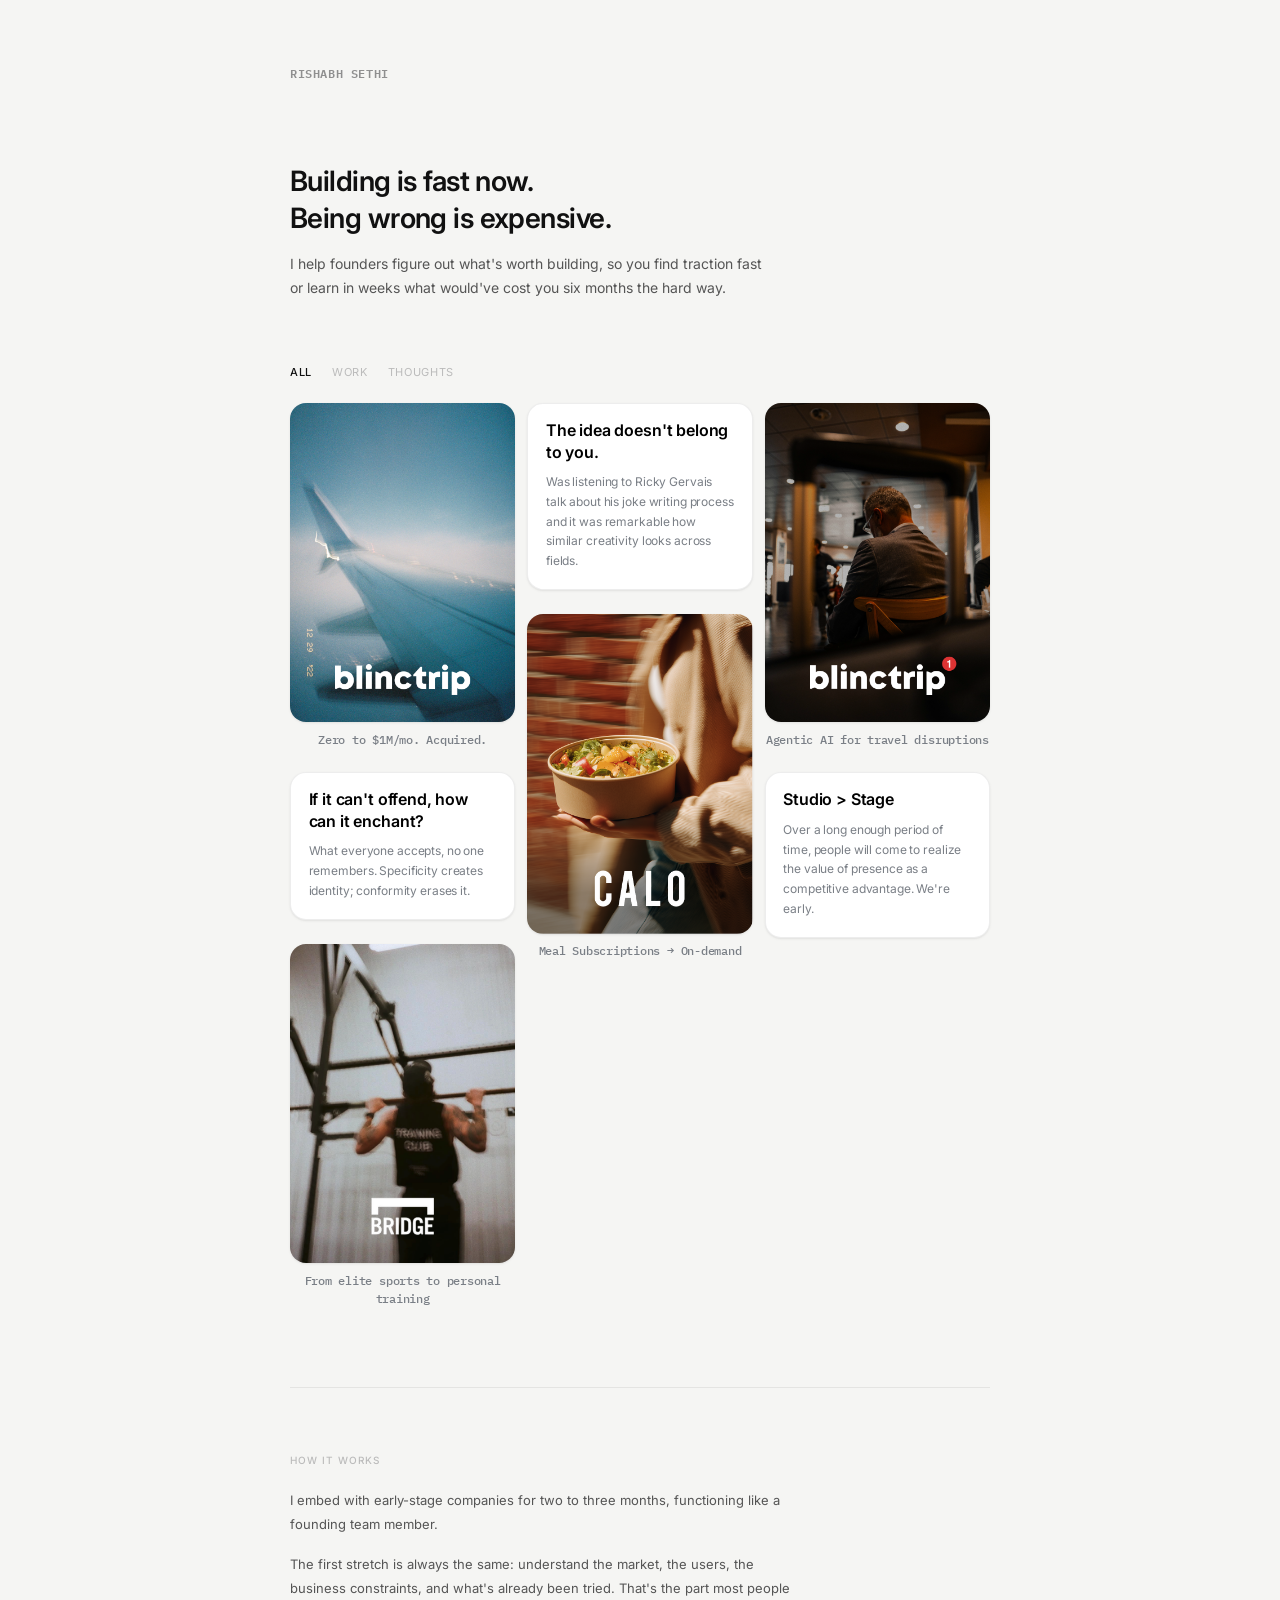
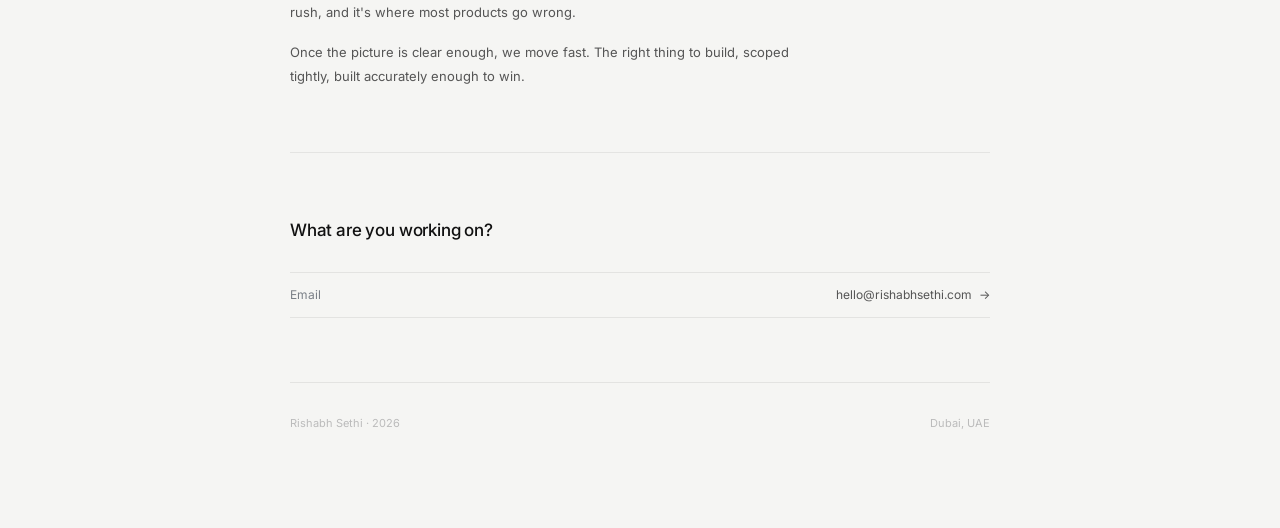
<file: index.html>
<!DOCTYPE html>
<html lang="en">
<head>
<meta charset="UTF-8">
<meta name="viewport" content="width=device-width, initial-scale=1.0">
<link rel="icon" href="favicon.svg" type="image/svg+xml">
<title>Rishabh Sethi</title>
<link rel="preconnect" href="https://fonts.googleapis.com">
<link rel="preconnect" href="https://fonts.gstatic.com" crossorigin>
<link href="https://fonts.googleapis.com/css2?family=IBM+Plex+Mono:wght@400;500;600&family=Inter:wght@400;500;600&display=swap" rel="stylesheet">
<style>
*, *::before, *::after { box-sizing: border-box; margin: 0; padding: 0; }

:root {
  --bg: #F5F5F3;
  --surface: #FFFFFF;
  --ink: #111111;
  --mid: #555555;
  --muted: #7A7F86;
  --faint: #BBBBBB;
  --rule: rgba(0,0,0,0.07);
  --rule-hover: rgba(0,0,0,0.12);
  --shadow: 0 1px 3px rgba(0,0,0,0.06), 0 1px 2px rgba(0,0,0,0.04);
  --shadow-hover: 0 4px 16px rgba(0,0,0,0.08), 0 2px 4px rgba(0,0,0,0.04);
  --sans: 'Inter', -apple-system, BlinkMacSystemFont, sans-serif;
  --mono: 'IBM Plex Mono', 'SF Mono', monospace;
  --radius: 16px;
  /* Photo tiles: uniform scale past export margins (both axes — avoids corner halo vs 118% auto) */
  --work-photo-zoom: 120%;
}

html { scroll-behavior: smooth; }

body {
  background: var(--bg);
  color: var(--ink);
  font-family: var(--sans);
  font-size: 14px;
  line-height: 1.6;
  -webkit-font-smoothing: antialiased;
}

::selection { background: var(--ink); color: var(--bg); }

.page {
  max-width: 780px;
  margin: 0 auto;
  padding: 4rem 2.5rem 6rem;
}

.name {
  font-family: var(--mono);
  font-size: 12px;
  font-weight: 600;
  letter-spacing: 0.05em;
  color: #8F8F8F;
  margin-bottom: 5rem;
  opacity: 0;
  animation: fadeUp 0.6s ease forwards;
}

.hero {
  margin-bottom: 4rem;
  opacity: 0;
  animation: fadeUp 0.6s ease 0.07s forwards;
}

.hero-title {
  font-size: 28px;
  font-weight: 600;
  line-height: 1.3;
  color: var(--ink);
  margin-bottom: 1rem;
  letter-spacing: -0.02em;
}

.hero-sub {
  font-size: 14px;
  font-weight: 400;
  line-height: 1.75;
  color: var(--mid);
  max-width: 480px;
}

.feed-section {
  margin-bottom: 5rem;
  opacity: 0;
  animation: fadeUp 0.6s ease 0.14s forwards;
}

.filter-row {
  display: flex;
  align-items: center;
  gap: 1.25rem;
  margin-bottom: 1.5rem;
}

.filter-btn {
  font-family: var(--sans);
  font-size: 11px;
  font-weight: 400;
  text-transform: uppercase;
  letter-spacing: 0.06em;
  color: var(--faint);
  background: none;
  border: none;
  cursor: pointer;
  padding: 0;
  transition: color 0.15s ease;
}

.filter-btn:hover { color: var(--mid); }
.filter-btn.active { color: var(--ink); font-weight: 500; }

/* ── FEED: desktop = 3 stacks; mobile = 2 strips with alternating W/T (see renderGrid). */
.masonry--desktop {
  display: flex;
  gap: 0.75rem;
  align-items: flex-start;
}

.masonry--mobile {
  display: none;
}

/* Mobile: two vertical strips — order computed in JS so each strip alternates W/T (see renderGrid). */
.masonry-strips {
  display: flex;
  gap: 0.75rem;
  align-items: flex-start;
}

.masonry-strip {
  flex: 1;
  min-width: 0;
  display: flex;
  flex-direction: column;
  gap: 1.5rem;
}

.masonry-col {
  flex: 1;
  min-width: 0;
  display: flex;
  flex-direction: column;
  gap: 1.5rem;
}

.masonry-item {
  width: 100%;
  min-width: 0;
}

.masonry-item.hidden { display: none; }

/* ── BASE CARD ── */
.card {
  display: block;
  text-decoration: none;
  color: inherit;
  background: var(--surface);
  border: 1px solid var(--rule);
  border-radius: var(--radius);
  overflow: hidden;
  transition: box-shadow 0.25s ease, transform 0.25s ease, border-color 0.25s ease;
  box-shadow: var(--shadow);
  width: 100%;
}

.card:hover {
  box-shadow: var(--shadow-hover);
  transform: translateY(-2px);
  border-color: var(--rule-hover);
}

/* ── WORK CARD ── */
/* Image tiles: 960×1360 artboard (aspect-ratio matches source) */
.card.work-card {
  padding: 0;
  /* Beat .card surface so no white frame shows around the image tile */
  background: transparent !important;
  border: none !important;
  box-shadow: none !important;
}

.work-card {
  border: none;
  background: none;
  box-shadow: none;
  overflow: visible;
  border-radius: 0;
  width: 100%;
  max-width: 100%;
}

.work-card:hover {
  box-shadow: none;
  transform: none;
  border-color: transparent;
}

/* 960×1360 artboard. Full-rect PNGs; rounding comes only from border-radius + overflow here. */
.work-card .card-image {
  position: relative;
  display: block;
  width: 100%;
  max-width: 100%;
  margin: 0;
  padding: 0;
  border: none;
  aspect-ratio: 960 / 1360;
  overflow: hidden;
  border-radius: var(--radius);
  box-shadow: var(--shadow);
  transition: box-shadow 0.25s ease, transform 0.25s ease;
  background-color: transparent;
  background-origin: border-box;
  background-clip: border-box;
  background-size: cover;
  background-position: center;
  background-repeat: no-repeat;
  /* Sharper rounded clip for bitmap backgrounds (reduces 1px fringe vs gradients) */
  transform: translateZ(0);
  backface-visibility: hidden;
}

.work-card .card-image--photo {
  /* Same % on both axes — asymmetric `118% auto` left soft edges at the curve */
  background-size: var(--work-photo-zoom) var(--work-photo-zoom);
  background-position: center center;
}

.work-card:hover .card-image {
  box-shadow: var(--shadow-hover);
  transform: translate3d(0, -2px, 0);
}

/* Caption sits outside the card image, below it */
.work-card .card-caption {
  display: block;
  margin-top: 0.55rem;
  font-family: var(--mono);
  font-size: 12px;
  font-weight: 500;
  letter-spacing: -0.02em;
  color: var(--muted);
  line-height: 1.45;
  text-align: center;
}

.img-instashop          { background-image: url('images/instashop.png'); background-size: cover; background-position: center; }


/* ── THOUGHT CARD ── */
.thought-card .card-body {
  padding: 1rem 1.1rem 1.15rem;
}

.thought-title {
  font-family: var(--sans);
  font-size: 16px;
  font-weight: 600;
  color: #000000;
  line-height: 1.35;
  letter-spacing: -0.01em;
  margin-bottom: 0.55rem;
}

.thought-excerpt {
  font-family: var(--sans);
  font-size: 12px;
  font-weight: 400;
  color: var(--muted);
  line-height: 1.65;
  letter-spacing: -0.01em;
}

/* ── DIVIDER ── */
.divider {
  border: none;
  height: 1px;
  background: var(--rule);
  margin: 4rem 0;
}

.divider-1 { opacity: 0; animation: fadeUp 0.6s ease 0.18s forwards; }
.divider-2 { opacity: 0; animation: fadeUp 0.6s ease 0.26s forwards; }

/* ── APPROACH ── */
.approach-section {
  margin-bottom: 4rem;
  opacity: 0;
  animation: fadeUp 0.6s ease 0.22s forwards;
}

.section-label {
  font-size: 10px;
  font-weight: 500;
  letter-spacing: 0.1em;
  text-transform: uppercase;
  color: var(--faint);
  margin-bottom: 1.25rem;
}

.approach-body { max-width: 520px; }

.approach-body p {
  font-size: 13px;
  color: var(--mid);
  line-height: 1.85;
  margin-bottom: 1rem;
}

.approach-body strong {
  font-weight: 500;
  color: var(--ink);
}

/* ── CTA ── */
.cta-section {
  margin-bottom: 4rem;
  opacity: 0;
  animation: fadeUp 0.6s ease 0.3s forwards;
}

.cta-question {
  font-size: 17px;
  font-weight: 500;
  color: var(--ink);
  margin-bottom: 1.75rem;
  letter-spacing: -0.01em;
}

.cta-row {
  display: flex;
  align-items: baseline;
  justify-content: space-between;
  padding: 0.75rem 0;
  border-top: 1px solid var(--rule);
}

.cta-row:last-child { border-bottom: 1px solid var(--rule); }

.cta-label { font-size: 12px; color: var(--muted); }

.cta-link {
  font-size: 12px;
  color: var(--mid);
  text-decoration: none;
  transition: color 0.15s ease;
}

.cta-link:hover { color: var(--ink); }

.cta-arrow {
  display: inline-block;
  margin-left: 0.25rem;
  transition: transform 0.15s ease;
}

.cta-link:hover .cta-arrow { transform: translateX(3px); }

/* ── FOOTER ── */
.footer {
  display: flex;
  justify-content: space-between;
  align-items: baseline;
  font-size: 11px;
  color: var(--faint);
  padding-top: 2rem;
  border-top: 1px solid var(--rule);
  opacity: 0;
  animation: fadeUp 0.6s ease 0.34s forwards;
}

@keyframes fadeUp {
  from { opacity: 0; transform: translateY(8px); }
  to   { opacity: 1; transform: translateY(0); }
}

@media (max-width: 620px) {
  .page { padding: 3rem 1.5rem 4.5rem; }
  .name { margin-bottom: 3.5rem; }
  .hero { margin-bottom: 3rem; }
  .hero-title { font-size: 22px; }
  .masonry--desktop { display: none; }
  .masonry--mobile {
    display: block;
  }
  .masonry--mobile.masonry--mobile--grid {
    display: grid;
    grid-template-columns: 1fr 1fr;
    gap: 1.5rem 0.75rem;
    align-items: start;
  }
  .cta-row { flex-direction: column; gap: 0.3rem; padding: 0.85rem 0; }
  .footer { flex-direction: column; gap: 0.3rem; }
  .divider { margin: 3rem 0; }
}

@media (max-width: 360px) {
  .hero-title { font-size: 19px; }
}
</style>
</head>
<body>

<div class="page">

  <p class="name">RISHABH SETHI</p>

  <div class="hero">
    <p class="hero-title">Building is fast now.<br>Being wrong is expensive.</p>
    <p class="hero-sub">I help founders figure out what's worth building, so you find traction fast or learn in weeks what would've cost you six months the hard way.</p>
  </div>

  <div class="feed-section">
    <div class="filter-row">
      <button class="filter-btn active" data-filter="all">All</button>
      <button class="filter-btn" data-filter="work">Work</button>
      <button class="filter-btn" data-filter="thoughts">Thoughts</button>
    </div>
    <div id="masonry-grid"></div>
  </div>

  <hr class="divider divider-1">

  <div class="approach-section">
    <p class="section-label">How it works</p>
    <div class="approach-body">
      <p>I embed with early-stage companies for two to three months, functioning like a founding team member.</p>
      <p>The first stretch is always the same: understand the market, the users, the business constraints, and what's already been tried. That's the part most people rush, and it's where most products go wrong.</p>
      <p>Once the picture is clear enough, we move fast. The right thing to build, scoped tightly, built accurately enough to win.</p>
    </div>
  </div>

  <hr class="divider divider-2">

  <div class="cta-section">
    <p class="cta-question">What are you working on?</p>
    <div class="cta-row">
      <span class="cta-label">Email</span>
      <a class="cta-link" href="mailto:hello@rishabhsethi.com">hello@rishabhsethi.com <span class="cta-arrow">→</span></a>
    </div>
  </div>

  <div class="footer">
    <span>Rishabh Sethi · 2026</span>
    <span>Dubai, UAE</span>
  </div>

</div>

<script>
// ─────────────────────────────────────────────
// WORK CARDS — add `photo: 'images/…'` per item (960×1360). Omit photo → uses .image gradient until asset exists.
// ─────────────────────────────────────────────
const WORK = [
  { type:'work', image:'img-blinctrip-strategy', photo:'images/blinctrip-strategy.png', caption:'Zero to $1M/mo. Acquired.',              url:'work/building-blinctrip.html' },
  { type:'work', image:'img-blinctrip-notifications', photo:'images/blinctrip_notifications_thumbnail.png', caption:'Agentic AI for travel disruptions', url:'work/blinctrip-notification-engine.html' },
  { type:'work', image:'img-calo',               photo:'images/calo.png',               caption:'Meal Subscriptions → On-demand', url:'work/calo.html' },
  { type:'work', image:'img-bridge',             photo:'images/bridge.png',             caption:'From elite sports to personal training', url:'work/bridge.html' },
];

// ─────────────────────────────────────────────
// THOUGHT CARDS
// To add a post: append here + create thoughts/{slug}.html
// ─────────────────────────────────────────────
const THOUGHTS = [
  {
    type:'thoughts',
    title: "The idea doesn't belong to you.",
    excerpt: 'Was listening to Ricky Gervais talk about his joke writing process and it was remarkable how similar creativity looks across fields.',
    slug: 'idea-doesnt-belong-to-you'
  },
  {
    type:'thoughts',
    title: "If it can't offend, how can it enchant?",
    excerpt: 'What everyone accepts, no one remembers. Specificity creates identity; conformity erases it.',
    slug: 'if-it-cant-offend'
  },
  {
    type:'thoughts',
    title: 'Studio > Stage',
    excerpt: "Over a long enough period of time, people will come to realize the value of presence as a competitive advantage. We're early.",
    slug: 'studio-vs-stage'
  },
];

function buildWorkCard(d) {
  if (d.photo) {
    /* Inline only background-image — never `background:` shorthand — so cover/position from CSS apply */
    const bg = `background-image:url('${d.photo}')`;
    return `<a href="${d.url}" class="card work-card">
      <div class="card-image card-image--photo" style="${bg}"></div>
      <p class="card-caption">${d.caption}</p>
    </a>`;
  }
  return `<a href="${d.url}" class="card work-card">
    <div class="card-image ${d.image}"></div>
    <p class="card-caption">${d.caption}</p>
  </a>`;
}

function buildThoughtCard(d) {
  return `<a href="thoughts/${d.slug}.html" class="card thought-card">
    <div class="card-body">
      <p class="thought-title">${d.title}</p>
      <p class="thought-excerpt">${d.excerpt}</p>
    </div>
  </a>`;
}

// Interleave W,T,W,T… then round-robin into 3 columns (i % 3) so each column stacks
// independently: col1 W,T · col2 T,W · col3 W,T (outer cols work-led, center thought-led).
const FEED = [];
let wi = 0, ti = 0;
while (wi < WORK.length || ti < THOUGHTS.length) {
  if (wi < WORK.length)   FEED.push(WORK[wi++]);
  if (ti < THOUGHTS.length) FEED.push(THOUGHTS[ti++]);
}

function renderGrid(filter) {
  const itemHtml = (d) => {
    const inner = d.type === 'work' ? buildWorkCard(d) : buildThoughtCard(d);
    const hidden = (filter !== 'all' && d.type !== filter) ? ' hidden' : '';
    return `<div class="masonry-item${hidden}" data-type="${d.type}">${inner}</div>`;
  };

  const cols = [[], [], []];
  FEED.forEach((d, i) => {
    cols[i % 3].push(itemHtml(d));
  });
  const desktop = cols.map((c) => `<div class="masonry-col">${c.join('')}</div>`).join('');

  // Alternate work and thoughts in both mobile strips as the collection grows.
  const strips = [[], []];
  for (let i = 0; i < Math.max(WORK.length, THOUGHTS.length); i++) {
    if (WORK[i]) strips[i % 2].push(itemHtml(WORK[i]));
    if (THOUGHTS[i]) strips[1 - (i % 2)].push(itemHtml(THOUGHTS[i]));
  }
  const mobileInner = `<div class="masonry-strips">` +
    strips.map(items => `<div class="masonry-strip">${items.join('')}</div>`).join('') +
    `</div>`;

  document.getElementById('masonry-grid').innerHTML =
    `<div class="masonry masonry--desktop">${desktop}</div>` +
    `<div class="masonry masonry--mobile">${mobileInner}</div>`;
}

document.querySelectorAll('.filter-btn').forEach(btn => {
  btn.addEventListener('click', () => {
    const f = btn.dataset.filter;
    document.querySelectorAll('.filter-btn').forEach(b => b.classList.remove('active'));
    btn.classList.add('active');
    renderGrid(f);
  });
});

renderGrid('all');
</script>
</body>
</html>
</file>
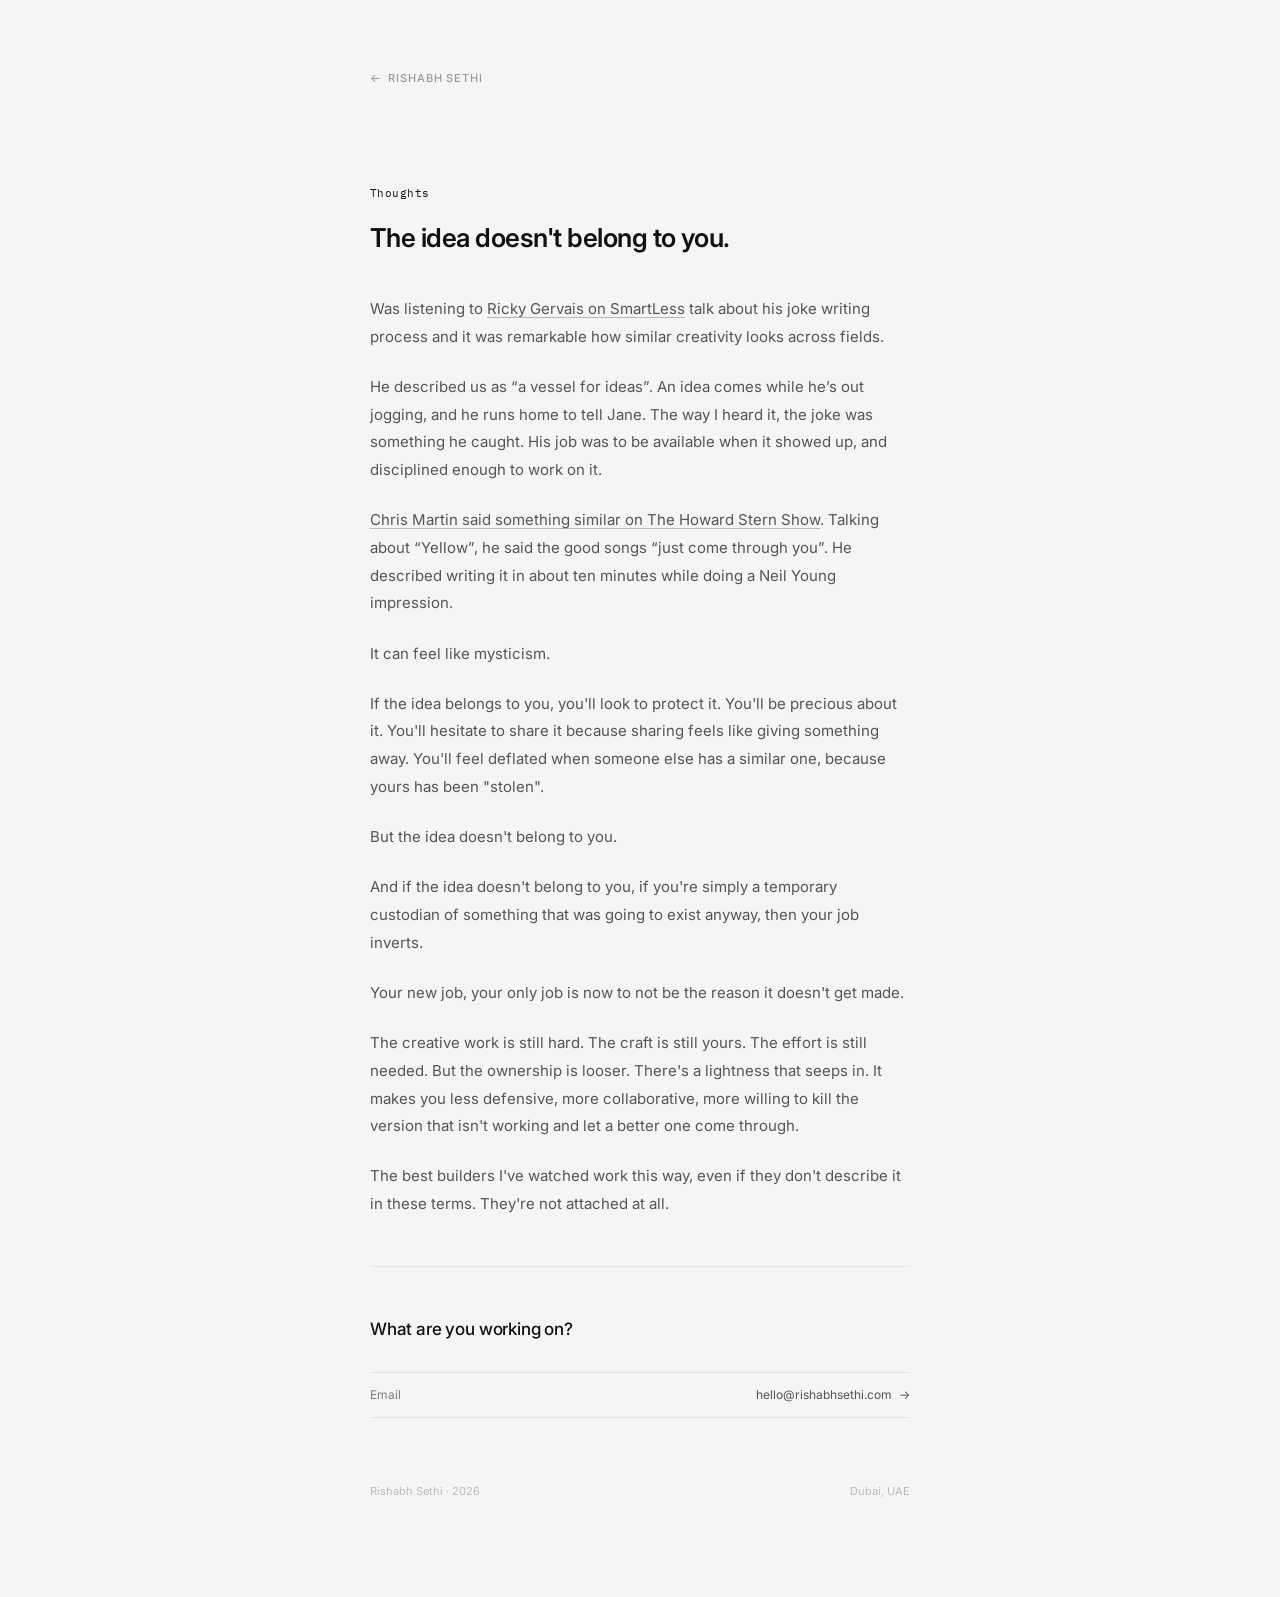
<file: thoughts/idea-doesnt-belong-to-you.html>
<!DOCTYPE html>
<html lang="en">
<head>
<meta charset="UTF-8">
<meta name="viewport" content="width=device-width, initial-scale=1.0">
<link rel="icon" href="../favicon.svg" type="image/svg+xml">
<title>The idea doesn't belong to you — Rishabh Sethi</title>
<link rel="preconnect" href="https://fonts.googleapis.com">
<link rel="preconnect" href="https://fonts.gstatic.com" crossorigin>
<link href="https://fonts.googleapis.com/css2?family=IBM+Plex+Mono:wght@400;500&family=Inter:wght@400;500;600&display=swap" rel="stylesheet">
<style>
*, *::before, *::after { box-sizing: border-box; margin: 0; padding: 0; }
:root {
  --bg: #F5F5F3; --surface: #FFFFFF; --ink: #111111;
  --mid: #555555; --muted: #7A7F86; --faint: #BBBBBB;
  --rule: rgba(0,0,0,0.07);
  --sans: 'Inter', -apple-system, BlinkMacSystemFont, sans-serif;
  --mono: 'IBM Plex Mono', 'SF Mono', monospace;
}
html { scroll-behavior: smooth; }
body { background: var(--bg); color: var(--ink); font-family: var(--sans); font-size: 15px; line-height: 1.7; -webkit-font-smoothing: antialiased; }
::selection { background: var(--ink); color: var(--bg); }
.page { max-width: 620px; margin: 0 auto; padding: 4rem 2.5rem 6rem; }

.back-link {
  display: inline-flex; align-items: center; gap: 0.4rem;
  font-size: 11px; font-weight: 500; letter-spacing: 0.08em;
  color: #9A9A9A; text-transform: uppercase; text-decoration: none;
  margin-bottom: 6rem; transition: color 0.2s;
}
.back-link:hover { color: #3A3A3A; }
.ba { display: inline-block; transition: transform 0.2s; }
.back-link:hover .ba { transform: translateX(-3px); }

.post-meta {
  font-family: var(--mono); font-size: 11px; color: var(--light);
  letter-spacing: 0.04em; margin-bottom: 1.25rem;
  opacity: 0; animation: fadeUp 0.5s ease 0.05s forwards;
}

.post-title {
  font-size: 26px; font-weight: 600; line-height: 1.25;
  letter-spacing: -0.02em; color: var(--ink);
  margin-bottom: 2.5rem;
  opacity: 0; animation: fadeUp 0.5s ease 0.1s forwards;
}

.post-body {
  opacity: 0; animation: fadeUp 0.5s ease 0.15s forwards;
}

.post-body p {
  font-size: 15px; color: var(--mid); line-height: 1.85;
  margin-bottom: 1.4rem;
}
.post-body p:last-child { margin-bottom: 0; }
.post-body strong { font-weight: 500; color: var(--ink); }
.post-body a { color: inherit; text-decoration-color: rgba(0,0,0,0.25); text-underline-offset: 3px; }
.post-body a:hover { color: var(--ink); text-decoration-color: currentColor; }

.divider {
  border: none; height: 1px; background: var(--rule);
  margin: 3rem 0;
  opacity: 0; animation: fadeUp 0.5s ease 0.2s forwards;
}

.cta-section { margin-bottom: 4rem; }
.cta-question { font-size: 17px; font-weight: 500; color: var(--ink); margin-bottom: 1.75rem; letter-spacing: -0.01em; }
.cta-row { display: flex; align-items: baseline; justify-content: space-between; padding: 0.75rem 0; border-top: 1px solid var(--rule); }
.cta-row:last-child { border-bottom: 1px solid var(--rule); }
.cta-label { font-size: 12px; color: var(--muted); }
.cta-link { font-size: 12px; color: var(--mid); text-decoration: none; transition: color 0.15s ease; }
.cta-link:hover { color: var(--ink); }
.cta-arrow { display: inline-block; margin-left: 0.25rem; transition: transform 0.15s ease; }
.cta-link:hover .cta-arrow { transform: translateX(3px); }
.footer {
  display: flex; justify-content: space-between; align-items: baseline;
  font-size: 11px; color: var(--faint);
  opacity: 0; animation: fadeUp 0.5s ease 0.25s forwards;
}

@keyframes fadeUp {
  from { opacity: 0; transform: translateY(6px); }
  to   { opacity: 1; transform: translateY(0); }
}

@media (max-width: 620px) {
  .back-link { margin-bottom: 4rem; }
  .page { padding: 3rem 1.5rem 4.5rem; }
  .post-title { font-size: 21px; }
  .cta-row { flex-direction: column; gap: 0.3rem; padding: 0.85rem 0; }
  .footer { flex-direction: column; gap: 0.3rem; }
}
</style>
</head>
<body>
<div class="page">

  <a class="back-link" href="../index.html"><span class="ba">←</span> Rishabh Sethi</a>

  <p class="post-meta">Thoughts</p>

  <h1 class="post-title">The idea doesn't belong to you.</h1>

  <div class="post-body">
    <p>Was listening to <a href="https://metacast.app/podcast/smartless/5cFEyRLo/ricky-gervais/BoTN1Cx9" target="_blank" rel="noopener noreferrer">Ricky Gervais on SmartLess</a> talk about his joke writing process and it was remarkable how similar creativity looks across fields.</p>
    <p>He described us as “a vessel for ideas”. An idea comes while he’s out jogging, and he runs home to tell Jane. The way I heard it, the joke was something he caught. His job was to be available when it showed up, and disciplined enough to work on it.</p>
    <p><a href="https://www.howardstern.com/show/2016/03/15/chris-martin-previously-stern-show/" target="_blank" rel="noopener noreferrer">Chris Martin said something similar on The Howard Stern Show</a>. Talking about “Yellow”, he said the good songs “just come through you”. He described writing it in about ten minutes while doing a Neil Young impression.</p>
    <p>It can feel like mysticism.</p>
    <p>If the idea belongs to you, you'll look to protect it. You'll be precious about it. You'll hesitate to share it because sharing feels like giving something away. You'll feel deflated when someone else has a similar one, because yours has been "stolen".</p>
    <p>But the idea doesn't belong to you.</p>
    <p>And if the idea doesn't belong to you, if you're simply a temporary custodian of something that was going to exist anyway, then your job inverts.</p>
    <p>Your new job, your only job is now to not be the reason it doesn't get made.</p>
    <p>The creative work is still hard. The craft is still yours. The effort is still needed. But the ownership is looser. There's a lightness that seeps in. It makes you less defensive, more collaborative, more willing to kill the version that isn't working and let a better one come through.</p>
    <p>The best builders I've watched work this way, even if they don't describe it in these terms. They're not attached at all.</p>
  </div>

  <hr class="divider">

  <div class="cta-section">
  <p class="cta-question">What are you working on?</p>
  <div class="cta-row">
    <span class="cta-label">Email</span>
    <a class="cta-link" href="mailto:hello@rishabhsethi.com">hello@rishabhsethi.com <span class="cta-arrow">→</span></a>
  </div>
</div>

<div class="footer">
  <span>Rishabh Sethi · 2026</span>
  <span>Dubai, UAE</span>
</div>

</div>
</body>
</html>
</file>
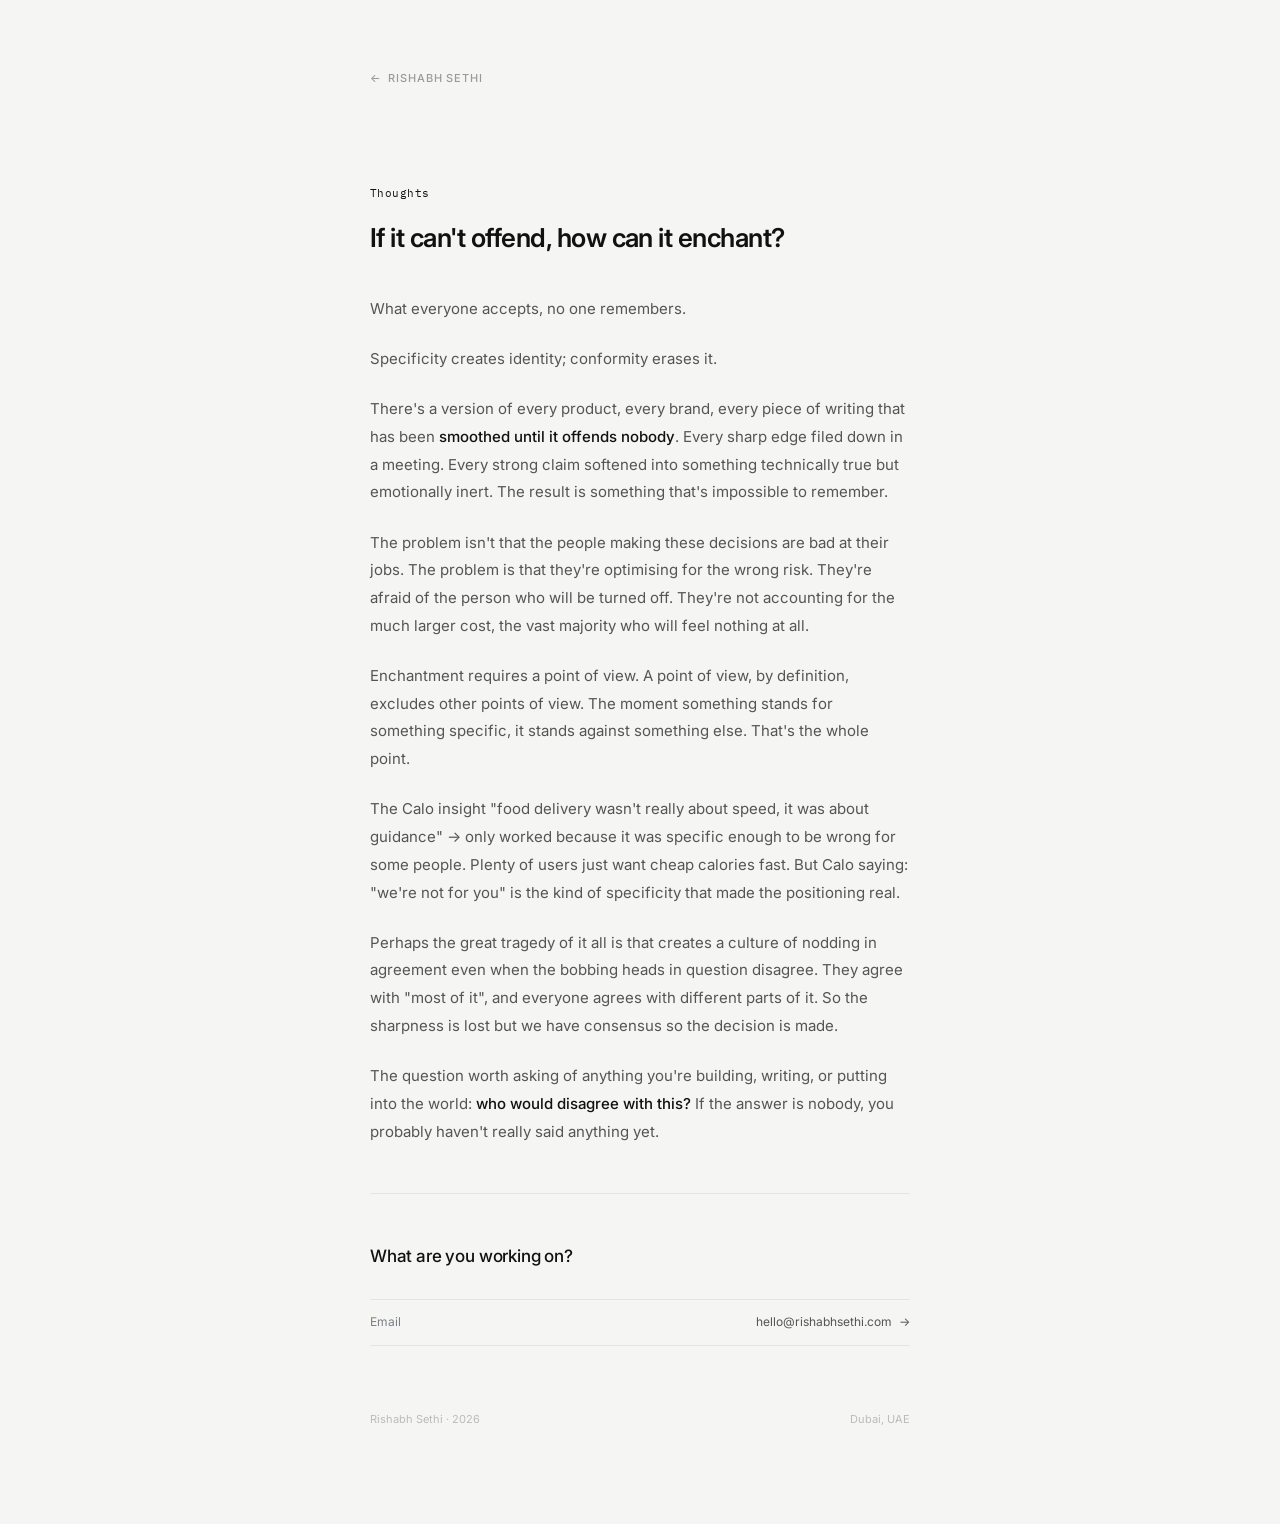
<file: thoughts/if-it-cant-offend.html>
<!DOCTYPE html>
<html lang="en">
<head>
<meta charset="UTF-8">
<meta name="viewport" content="width=device-width, initial-scale=1.0">
<link rel="icon" href="../favicon.svg" type="image/svg+xml">
<title>If it can't offend, how can it enchant? — Rishabh Sethi</title>
<link rel="preconnect" href="https://fonts.googleapis.com">
<link rel="preconnect" href="https://fonts.gstatic.com" crossorigin>
<link href="https://fonts.googleapis.com/css2?family=IBM+Plex+Mono:wght@400;500&family=Inter:wght@400;500;600&display=swap" rel="stylesheet">
<style>
*, *::before, *::after { box-sizing: border-box; margin: 0; padding: 0; }
:root {
  --bg: #F5F5F3; --surface: #FFFFFF; --ink: #111111;
  --mid: #555555; --muted: #7A7F86; --faint: #BBBBBB;
  --rule: rgba(0,0,0,0.07);
  --sans: 'Inter', -apple-system, BlinkMacSystemFont, sans-serif;
  --mono: 'IBM Plex Mono', 'SF Mono', monospace;
}
html { scroll-behavior: smooth; }
body { background: var(--bg); color: var(--ink); font-family: var(--sans); font-size: 15px; line-height: 1.7; -webkit-font-smoothing: antialiased; }
::selection { background: var(--ink); color: var(--bg); }
.page { max-width: 620px; margin: 0 auto; padding: 4rem 2.5rem 6rem; }

.back-link {
  display: inline-flex; align-items: center; gap: 0.4rem;
  font-size: 11px; font-weight: 500; letter-spacing: 0.08em;
  color: #9A9A9A; text-transform: uppercase; text-decoration: none;
  margin-bottom: 6rem; transition: color 0.2s;
}
.back-link:hover { color: #3A3A3A; }
.ba { display: inline-block; transition: transform 0.2s; }
.back-link:hover .ba { transform: translateX(-3px); }

.post-meta {
  font-family: var(--mono); font-size: 11px; color: var(--light);
  letter-spacing: 0.04em; margin-bottom: 1.25rem;
  opacity: 0; animation: fadeUp 0.5s ease 0.05s forwards;
}

.post-title {
  font-size: 26px; font-weight: 600; line-height: 1.25;
  letter-spacing: -0.02em; color: var(--ink);
  margin-bottom: 2.5rem;
  opacity: 0; animation: fadeUp 0.5s ease 0.1s forwards;
}

.post-body {
  opacity: 0; animation: fadeUp 0.5s ease 0.15s forwards;
}

.post-body p {
  font-size: 15px; color: var(--mid); line-height: 1.85;
  margin-bottom: 1.4rem;
}
.post-body p:last-child { margin-bottom: 0; }
.post-body strong { font-weight: 500; color: var(--ink); }

.divider {
  border: none; height: 1px; background: var(--rule);
  margin: 3rem 0;
  opacity: 0; animation: fadeUp 0.5s ease 0.2s forwards;
}

.cta-section { margin-bottom: 4rem; }
.cta-question { font-size: 17px; font-weight: 500; color: var(--ink); margin-bottom: 1.75rem; letter-spacing: -0.01em; }
.cta-row { display: flex; align-items: baseline; justify-content: space-between; padding: 0.75rem 0; border-top: 1px solid var(--rule); }
.cta-row:last-child { border-bottom: 1px solid var(--rule); }
.cta-label { font-size: 12px; color: var(--muted); }
.cta-link { font-size: 12px; color: var(--mid); text-decoration: none; transition: color 0.15s ease; }
.cta-link:hover { color: var(--ink); }
.cta-arrow { display: inline-block; margin-left: 0.25rem; transition: transform 0.15s ease; }
.cta-link:hover .cta-arrow { transform: translateX(3px); }
.footer {
  display: flex; justify-content: space-between; align-items: baseline;
  font-size: 11px; color: var(--faint);
  opacity: 0; animation: fadeUp 0.5s ease 0.25s forwards;
}

@keyframes fadeUp {
  from { opacity: 0; transform: translateY(6px); }
  to   { opacity: 1; transform: translateY(0); }
}

@media (max-width: 620px) {
  .back-link { margin-bottom: 4rem; }
  .page { padding: 3rem 1.5rem 4.5rem; }
  .post-title { font-size: 21px; }
  .cta-row { flex-direction: column; gap: 0.3rem; padding: 0.85rem 0; }
  .footer { flex-direction: column; gap: 0.3rem; }
}
</style>
</head>
<body>
<div class="page">

  <a class="back-link" href="../index.html"><span class="ba">←</span> Rishabh Sethi</a>

  <p class="post-meta">Thoughts</p>

  <h1 class="post-title">If it can't offend, how can it enchant?</h1>

  <div class="post-body">
    <p>What everyone accepts, no one remembers.</p>
    <p>Specificity creates identity; conformity erases it.</p>
    <p>There's a version of every product, every brand, every piece of writing that has been <strong>smoothed until it offends nobody</strong>. Every sharp edge filed down in a meeting. Every strong claim softened into something technically true but emotionally inert. The result is something that's impossible to remember.</p>
    <p>The problem isn't that the people making these decisions are bad at their jobs. The problem is that they're optimising for the wrong risk. They're afraid of the person who will be turned off. They're not accounting for the much larger cost, the vast majority who will feel nothing at all.</p>
    <p>Enchantment requires a point of view. A point of view, by definition, excludes other points of view. The moment something stands for something specific, it stands against something else. That's the whole point.</p>
    <p>The Calo insight "food delivery wasn't really about speed, it was about guidance" -&gt; only worked because it was specific enough to be wrong for some people. Plenty of users just want cheap calories fast. But Calo saying: "we're not for you" is the kind of specificity that made the positioning real.</p>
    <p>Perhaps the great tragedy of it all is that creates a culture of nodding in agreement even when the bobbing heads in question disagree. They agree with "most of it", and everyone agrees with different parts of it. So the sharpness is lost but we have consensus so the decision is made.</p>
    <p>The question worth asking of anything you're building, writing, or putting into the world: <strong>who would disagree with this?</strong> If the answer is nobody, you probably haven't really said anything yet.</p>
  </div>

  <hr class="divider">

  <div class="cta-section">
  <p class="cta-question">What are you working on?</p>
  <div class="cta-row">
    <span class="cta-label">Email</span>
    <a class="cta-link" href="mailto:hello@rishabhsethi.com">hello@rishabhsethi.com <span class="cta-arrow">→</span></a>
  </div>
</div>

<div class="footer">
  <span>Rishabh Sethi · 2026</span>
  <span>Dubai, UAE</span>
</div>

</div>
</body>
</html>
</file>
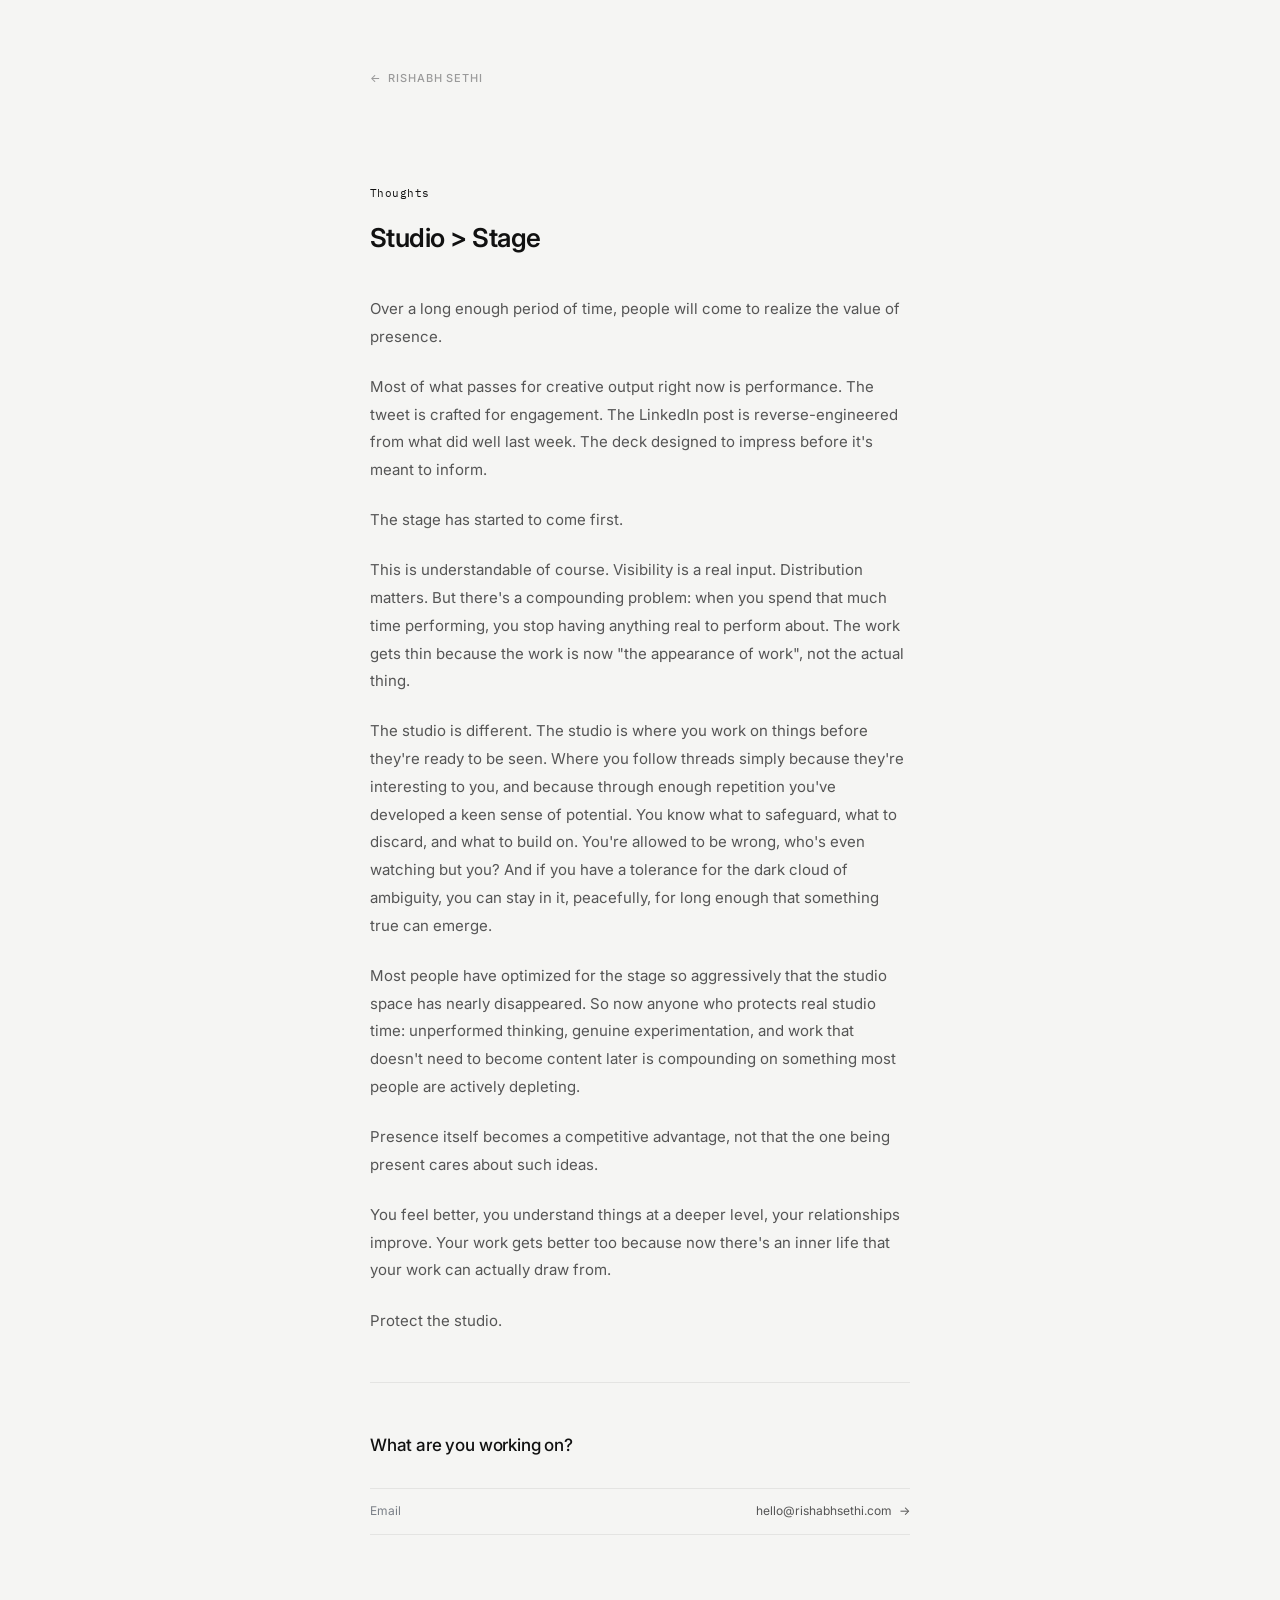
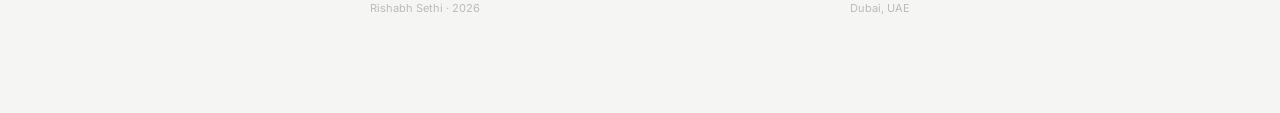
<file: thoughts/studio-vs-stage.html>
<!DOCTYPE html>
<html lang="en">
<head>
<meta charset="UTF-8">
<meta name="viewport" content="width=device-width, initial-scale=1.0">
<link rel="icon" href="../favicon.svg" type="image/svg+xml">
<title>Studio > Stage — Rishabh Sethi</title>
<link rel="preconnect" href="https://fonts.googleapis.com">
<link rel="preconnect" href="https://fonts.gstatic.com" crossorigin>
<link href="https://fonts.googleapis.com/css2?family=IBM+Plex+Mono:wght@400;500&family=Inter:wght@400;500;600&display=swap" rel="stylesheet">
<style>
*, *::before, *::after { box-sizing: border-box; margin: 0; padding: 0; }
:root {
  --bg: #F5F5F3; --surface: #FFFFFF; --ink: #111111;
  --mid: #555555; --muted: #7A7F86; --faint: #BBBBBB;
  --rule: rgba(0,0,0,0.07);
  --sans: 'Inter', -apple-system, BlinkMacSystemFont, sans-serif;
  --mono: 'IBM Plex Mono', 'SF Mono', monospace;
}
html { scroll-behavior: smooth; }
body { background: var(--bg); color: var(--ink); font-family: var(--sans); font-size: 15px; line-height: 1.7; -webkit-font-smoothing: antialiased; }
::selection { background: var(--ink); color: var(--bg); }
.page { max-width: 620px; margin: 0 auto; padding: 4rem 2.5rem 6rem; }

.back-link {
  display: inline-flex; align-items: center; gap: 0.4rem;
  font-size: 11px; font-weight: 500; letter-spacing: 0.08em;
  color: #9A9A9A; text-transform: uppercase; text-decoration: none;
  margin-bottom: 6rem; transition: color 0.2s;
}
.back-link:hover { color: #3A3A3A; }
.ba { display: inline-block; transition: transform 0.2s; }
.back-link:hover .ba { transform: translateX(-3px); }

.post-meta {
  font-family: var(--mono); font-size: 11px; color: var(--light);
  letter-spacing: 0.04em; margin-bottom: 1.25rem;
  opacity: 0; animation: fadeUp 0.5s ease 0.05s forwards;
}

.post-title {
  font-size: 26px; font-weight: 600; line-height: 1.25;
  letter-spacing: -0.02em; color: var(--ink);
  margin-bottom: 2.5rem;
  opacity: 0; animation: fadeUp 0.5s ease 0.1s forwards;
}

.post-body {
  opacity: 0; animation: fadeUp 0.5s ease 0.15s forwards;
}

.post-body p {
  font-size: 15px; color: var(--mid); line-height: 1.85;
  margin-bottom: 1.4rem;
}
.post-body p:last-child { margin-bottom: 0; }
.post-body strong { font-weight: 500; color: var(--ink); }

.divider {
  border: none; height: 1px; background: var(--rule);
  margin: 3rem 0;
  opacity: 0; animation: fadeUp 0.5s ease 0.2s forwards;
}

.cta-section { margin-bottom: 4rem; }
.cta-question { font-size: 17px; font-weight: 500; color: var(--ink); margin-bottom: 1.75rem; letter-spacing: -0.01em; }
.cta-row { display: flex; align-items: baseline; justify-content: space-between; padding: 0.75rem 0; border-top: 1px solid var(--rule); }
.cta-row:last-child { border-bottom: 1px solid var(--rule); }
.cta-label { font-size: 12px; color: var(--muted); }
.cta-link { font-size: 12px; color: var(--mid); text-decoration: none; transition: color 0.15s ease; }
.cta-link:hover { color: var(--ink); }
.cta-arrow { display: inline-block; margin-left: 0.25rem; transition: transform 0.15s ease; }
.cta-link:hover .cta-arrow { transform: translateX(3px); }
.footer {
  display: flex; justify-content: space-between; align-items: baseline;
  font-size: 11px; color: var(--faint);
  opacity: 0; animation: fadeUp 0.5s ease 0.25s forwards;
}

@keyframes fadeUp {
  from { opacity: 0; transform: translateY(6px); }
  to   { opacity: 1; transform: translateY(0); }
}

@media (max-width: 620px) {
  .back-link { margin-bottom: 4rem; }
  .page { padding: 3rem 1.5rem 4.5rem; }
  .post-title { font-size: 21px; }
  .cta-row { flex-direction: column; gap: 0.3rem; padding: 0.85rem 0; }
  .footer { flex-direction: column; gap: 0.3rem; }
}
</style>
</head>
<body>
<div class="page">

  <a class="back-link" href="../index.html"><span class="ba">←</span> Rishabh Sethi</a>

  <p class="post-meta">Thoughts</p>

  <h1 class="post-title">Studio > Stage</h1>

  <div class="post-body">
    <p>Over a long enough period of time, people will come to realize the value of presence.</p>
    <p>Most of what passes for creative output right now is performance. The tweet is crafted for engagement. The LinkedIn post is reverse-engineered from what did well last week. The deck designed to impress before it's meant to inform.</p>
    <p>The stage has started to come first.</p>
    <p>This is understandable of course. Visibility is a real input. Distribution matters. But there's a compounding problem: when you spend that much time performing, you stop having anything real to perform about. The work gets thin because the work is now "the appearance of work", not the actual thing.</p>
    <p>The studio is different. The studio is where you work on things before they're ready to be seen. Where you follow threads simply because they're interesting to you, and because through enough repetition you've developed a keen sense of potential. You know what to safeguard, what to discard, and what to build on. You're allowed to be wrong, who's even watching but you? And if you have a tolerance for the dark cloud of ambiguity, you can stay in it, peacefully, for long enough that something true can emerge.</p>
    <p>Most people have optimized for the stage so aggressively that the studio space has nearly disappeared. So now anyone who protects real studio time: unperformed thinking, genuine experimentation, and work that doesn't need to become content later is compounding on something most people are actively depleting.</p>
    <p>Presence itself becomes a competitive advantage, not that the one being present cares about such ideas.</p>
    <p>You feel better, you understand things at a deeper level, your relationships improve. Your work gets better too because now there's an inner life that your work can actually draw from.</p>
    <p>Protect the studio.</p>
  </div>

  <hr class="divider">

  <div class="cta-section">
  <p class="cta-question">What are you working on?</p>
  <div class="cta-row">
    <span class="cta-label">Email</span>
    <a class="cta-link" href="mailto:hello@rishabhsethi.com">hello@rishabhsethi.com <span class="cta-arrow">→</span></a>
  </div>
</div>

<div class="footer">
  <span>Rishabh Sethi · 2026</span>
  <span>Dubai, UAE</span>
</div>

</div>
</body>
</html>
</file>
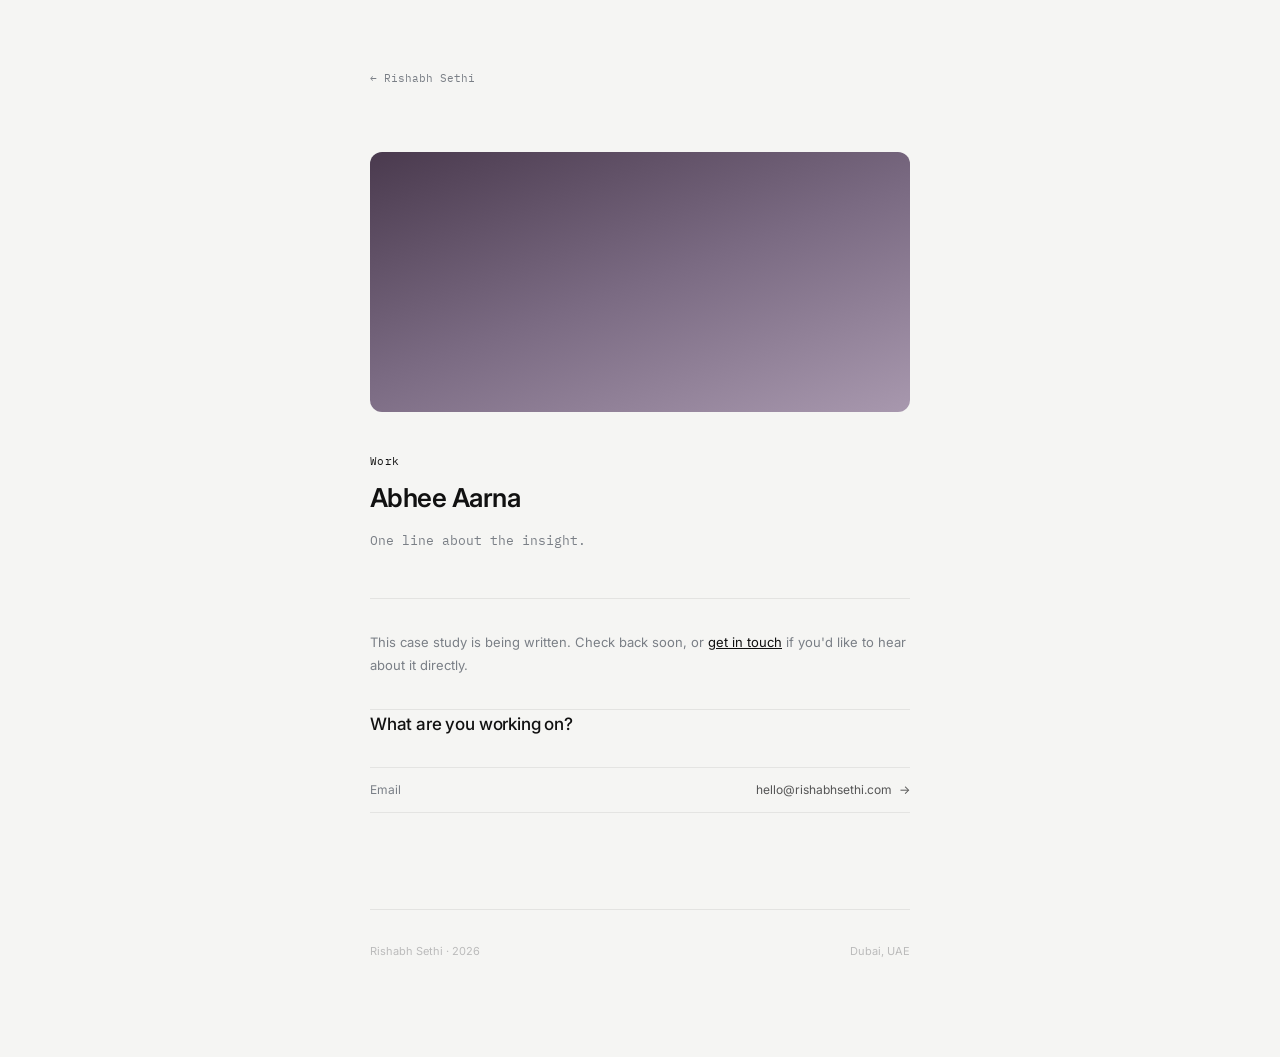
<file: work/abhee-aarna.html>
<!DOCTYPE html>
<html lang="en">
<head>
<meta charset="UTF-8">
<meta name="viewport" content="width=device-width, initial-scale=1.0">
<link rel="icon" href="../favicon.svg" type="image/svg+xml">
<title>Abhee Aarna — Rishabh Sethi</title>
<link rel="preconnect" href="https://fonts.googleapis.com">
<link rel="preconnect" href="https://fonts.gstatic.com" crossorigin>
<link href="https://fonts.googleapis.com/css2?family=IBM+Plex+Mono:wght@400;500&family=Inter:wght@400;500;600&display=swap" rel="stylesheet">
<style>
*, *::before, *::after { box-sizing: border-box; margin: 0; padding: 0; }
:root {
  --bg: #F5F5F3; --surface: #FFFFFF; --ink: #111111;
  --mid: #555555; --muted: #7A7F86; --faint: #BBBBBB;
  --rule: rgba(0,0,0,0.07);
  --sans: 'Inter', -apple-system, BlinkMacSystemFont, sans-serif;
  --mono: 'IBM Plex Mono', 'SF Mono', monospace;
}
html { scroll-behavior: smooth; }
body { background: var(--bg); color: var(--ink); font-family: var(--sans); font-size: 15px; line-height: 1.7; -webkit-font-smoothing: antialiased; }
::selection { background: var(--ink); color: var(--bg); }
.page { max-width: 620px; margin: 0 auto; padding: 4rem 2.5rem 6rem; }
.back-link {
  display: inline-flex; align-items: center; gap: 0.4rem;
  font-family: var(--mono); font-size: 11px; color: var(--muted);
  text-decoration: none; margin-bottom: 4rem;
  opacity: 0; animation: fadeUp 0.5s ease forwards;
  transition: color 0.15s ease;
}
.back-link:hover { color: var(--ink); }
.cover {
  width: 100%; height: 260px; border-radius: 12px;
  background: linear-gradient(160deg, #4A3A4E 0%, #7A6A82 50%, #A898AE 100%);
  margin-bottom: 2.5rem;
  opacity: 0; animation: fadeUp 0.5s ease 0.05s forwards;
}
.post-meta {
  font-family: var(--mono); font-size: 11px; color: var(--light);
  letter-spacing: 0.04em; margin-bottom: 0.75rem;
  opacity: 0; animation: fadeUp 0.5s ease 0.1s forwards;
}
.post-title {
  font-size: 26px; font-weight: 600; line-height: 1.25;
  letter-spacing: -0.02em; color: var(--ink); margin-bottom: 1rem;
  opacity: 0; animation: fadeUp 0.5s ease 0.13s forwards;
}
.post-caption {
  font-family: var(--mono); font-size: 13px; color: var(--muted);
  line-height: 1.5; margin-bottom: 3rem;
  opacity: 0; animation: fadeUp 0.5s ease 0.16s forwards;
}
.coming-soon {
  padding: 2rem 0; border-top: 1px solid var(--rule); border-bottom: 1px solid var(--rule);
  font-size: 13px; color: var(--muted); line-height: 1.75;
  opacity: 0; animation: fadeUp 0.5s ease 0.2s forwards;
}
.cta-section { margin-bottom: 4rem; }
.cta-question { font-size: 17px; font-weight: 500; color: var(--ink); margin-bottom: 1.75rem; letter-spacing: -0.01em; }
.cta-row { display: flex; align-items: baseline; justify-content: space-between; padding: 0.75rem 0; border-top: 1px solid var(--rule); }
.cta-row:last-child { border-bottom: 1px solid var(--rule); }
.cta-label { font-size: 12px; color: var(--muted); }
.cta-link { font-size: 12px; color: var(--mid); text-decoration: none; transition: color 0.15s ease; }
.cta-link:hover { color: var(--ink); }
.cta-arrow { display: inline-block; margin-left: 0.25rem; transition: transform 0.15s ease; }
.cta-link:hover .cta-arrow { transform: translateX(3px); }
.footer {
  display: flex; justify-content: space-between; align-items: baseline;
  font-size: 11px; color: var(--faint); padding-top: 2rem;
  border-top: 1px solid var(--rule); margin-top: 6rem;
  opacity: 0; animation: fadeUp 0.5s ease 0.25s forwards;
}
@keyframes fadeUp {
  from { opacity: 0; transform: translateY(6px); }
  to   { opacity: 1; transform: translateY(0); }
}
@media (max-width: 620px) {
  .page { padding: 3rem 1.5rem 4.5rem; }
  .post-title { font-size: 21px; }
  .cover { height: 180px; }
  .cta-row { flex-direction: column; gap: 0.3rem; padding: 0.85rem 0; }
  .footer { flex-direction: column; gap: 0.3rem; }
}
</style>
</head>
<body>
<div class="page">
  <a class="back-link" href="../index.html">← Rishabh Sethi</a>
  <div class="cover"></div>
  <p class="post-meta">Work</p>
  <h1 class="post-title">Abhee Aarna</h1>
  <p class="post-caption">One line about the insight.</p>
  <div class="coming-soon">
    This case study is being written. Check back soon, or <a href="mailto:hello@rishabhsethi.com" style="color:var(--ink);">get in touch</a> if you'd like to hear about it directly.
  </div>
  <div class="cta-section">
  <p class="cta-question">What are you working on?</p>
  <div class="cta-row">
    <span class="cta-label">Email</span>
    <a class="cta-link" href="mailto:hello@rishabhsethi.com">hello@rishabhsethi.com <span class="cta-arrow">→</span></a>
  </div>
</div>

<div class="footer">
  <span>Rishabh Sethi · 2026</span>
  <span>Dubai, UAE</span>
</div>
</div>
</body>
</html>
</file>
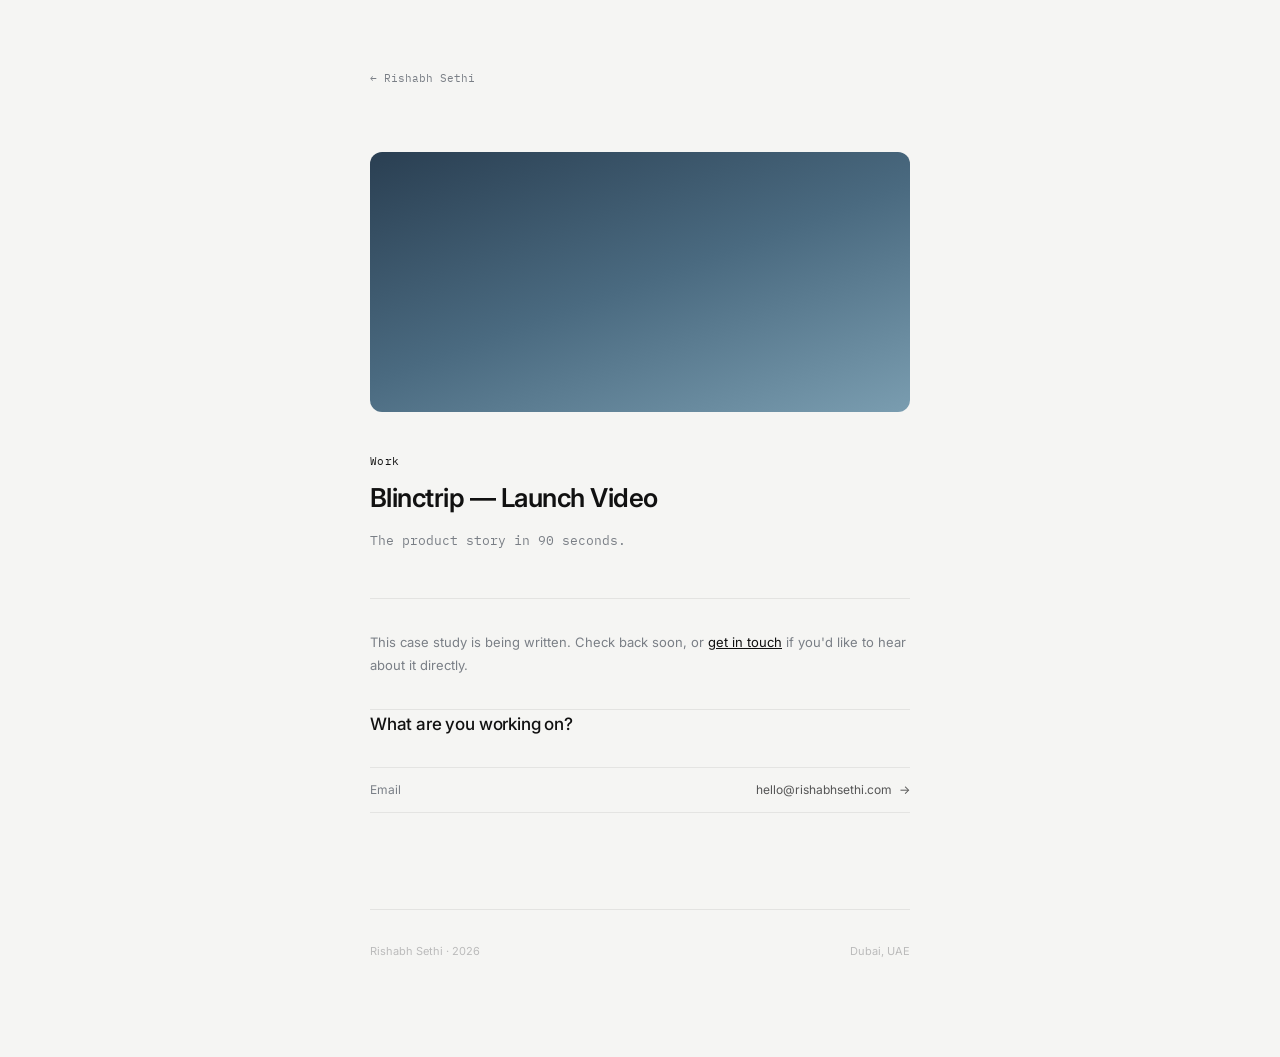
<file: work/blinctrip-launch-video.html>
<!DOCTYPE html>
<html lang="en">
<head>
<meta charset="UTF-8">
<meta name="viewport" content="width=device-width, initial-scale=1.0">
<link rel="icon" href="../favicon.svg" type="image/svg+xml">
<title>Blinctrip — Launch Video — Rishabh Sethi</title>
<link rel="preconnect" href="https://fonts.googleapis.com">
<link rel="preconnect" href="https://fonts.gstatic.com" crossorigin>
<link href="https://fonts.googleapis.com/css2?family=IBM+Plex+Mono:wght@400;500&family=Inter:wght@400;500;600&display=swap" rel="stylesheet">
<style>
*, *::before, *::after { box-sizing: border-box; margin: 0; padding: 0; }
:root {
  --bg: #F5F5F3; --surface: #FFFFFF; --ink: #111111;
  --mid: #555555; --muted: #7A7F86; --faint: #BBBBBB;
  --rule: rgba(0,0,0,0.07);
  --sans: 'Inter', -apple-system, BlinkMacSystemFont, sans-serif;
  --mono: 'IBM Plex Mono', 'SF Mono', monospace;
}
html { scroll-behavior: smooth; }
body { background: var(--bg); color: var(--ink); font-family: var(--sans); font-size: 15px; line-height: 1.7; -webkit-font-smoothing: antialiased; }
::selection { background: var(--ink); color: var(--bg); }
.page { max-width: 620px; margin: 0 auto; padding: 4rem 2.5rem 6rem; }
.back-link {
  display: inline-flex; align-items: center; gap: 0.4rem;
  font-family: var(--mono); font-size: 11px; color: var(--muted);
  text-decoration: none; margin-bottom: 4rem;
  opacity: 0; animation: fadeUp 0.5s ease forwards;
  transition: color 0.15s ease;
}
.back-link:hover { color: var(--ink); }
.cover {
  width: 100%; height: 260px; border-radius: 12px;
  background: linear-gradient(160deg, #2A3F52 0%, #4A6A80 50%, #7A9DB0 100%);
  margin-bottom: 2.5rem;
  opacity: 0; animation: fadeUp 0.5s ease 0.05s forwards;
}
.post-meta {
  font-family: var(--mono); font-size: 11px; color: var(--light);
  letter-spacing: 0.04em; margin-bottom: 0.75rem;
  opacity: 0; animation: fadeUp 0.5s ease 0.1s forwards;
}
.post-title {
  font-size: 26px; font-weight: 600; line-height: 1.25;
  letter-spacing: -0.02em; color: var(--ink); margin-bottom: 1rem;
  opacity: 0; animation: fadeUp 0.5s ease 0.13s forwards;
}
.post-caption {
  font-family: var(--mono); font-size: 13px; color: var(--muted);
  line-height: 1.5; margin-bottom: 3rem;
  opacity: 0; animation: fadeUp 0.5s ease 0.16s forwards;
}
.coming-soon {
  padding: 2rem 0; border-top: 1px solid var(--rule); border-bottom: 1px solid var(--rule);
  font-size: 13px; color: var(--muted); line-height: 1.75;
  opacity: 0; animation: fadeUp 0.5s ease 0.2s forwards;
}
.cta-section { margin-bottom: 4rem; }
.cta-question { font-size: 17px; font-weight: 500; color: var(--ink); margin-bottom: 1.75rem; letter-spacing: -0.01em; }
.cta-row { display: flex; align-items: baseline; justify-content: space-between; padding: 0.75rem 0; border-top: 1px solid var(--rule); }
.cta-row:last-child { border-bottom: 1px solid var(--rule); }
.cta-label { font-size: 12px; color: var(--muted); }
.cta-link { font-size: 12px; color: var(--mid); text-decoration: none; transition: color 0.15s ease; }
.cta-link:hover { color: var(--ink); }
.cta-arrow { display: inline-block; margin-left: 0.25rem; transition: transform 0.15s ease; }
.cta-link:hover .cta-arrow { transform: translateX(3px); }
.footer {
  display: flex; justify-content: space-between; align-items: baseline;
  font-size: 11px; color: var(--faint); padding-top: 2rem;
  border-top: 1px solid var(--rule); margin-top: 6rem;
  opacity: 0; animation: fadeUp 0.5s ease 0.25s forwards;
}
@keyframes fadeUp {
  from { opacity: 0; transform: translateY(6px); }
  to   { opacity: 1; transform: translateY(0); }
}
@media (max-width: 620px) {
  .page { padding: 3rem 1.5rem 4.5rem; }
  .post-title { font-size: 21px; }
  .cover { height: 180px; }
  .cta-row { flex-direction: column; gap: 0.3rem; padding: 0.85rem 0; }
  .footer { flex-direction: column; gap: 0.3rem; }
}
</style>
</head>
<body>
<div class="page">
  <a class="back-link" href="../index.html">← Rishabh Sethi</a>
  <div class="cover"></div>
  <p class="post-meta">Work</p>
  <h1 class="post-title">Blinctrip — Launch Video</h1>
  <p class="post-caption">The product story in 90 seconds.</p>
  <div class="coming-soon">
    This case study is being written. Check back soon, or <a href="mailto:hello@rishabhsethi.com" style="color:var(--ink);">get in touch</a> if you'd like to hear about it directly.
  </div>
  <div class="cta-section">
  <p class="cta-question">What are you working on?</p>
  <div class="cta-row">
    <span class="cta-label">Email</span>
    <a class="cta-link" href="mailto:hello@rishabhsethi.com">hello@rishabhsethi.com <span class="cta-arrow">→</span></a>
  </div>
</div>

<div class="footer">
  <span>Rishabh Sethi · 2026</span>
  <span>Dubai, UAE</span>
</div>
</div>
</body>
</html>
</file>
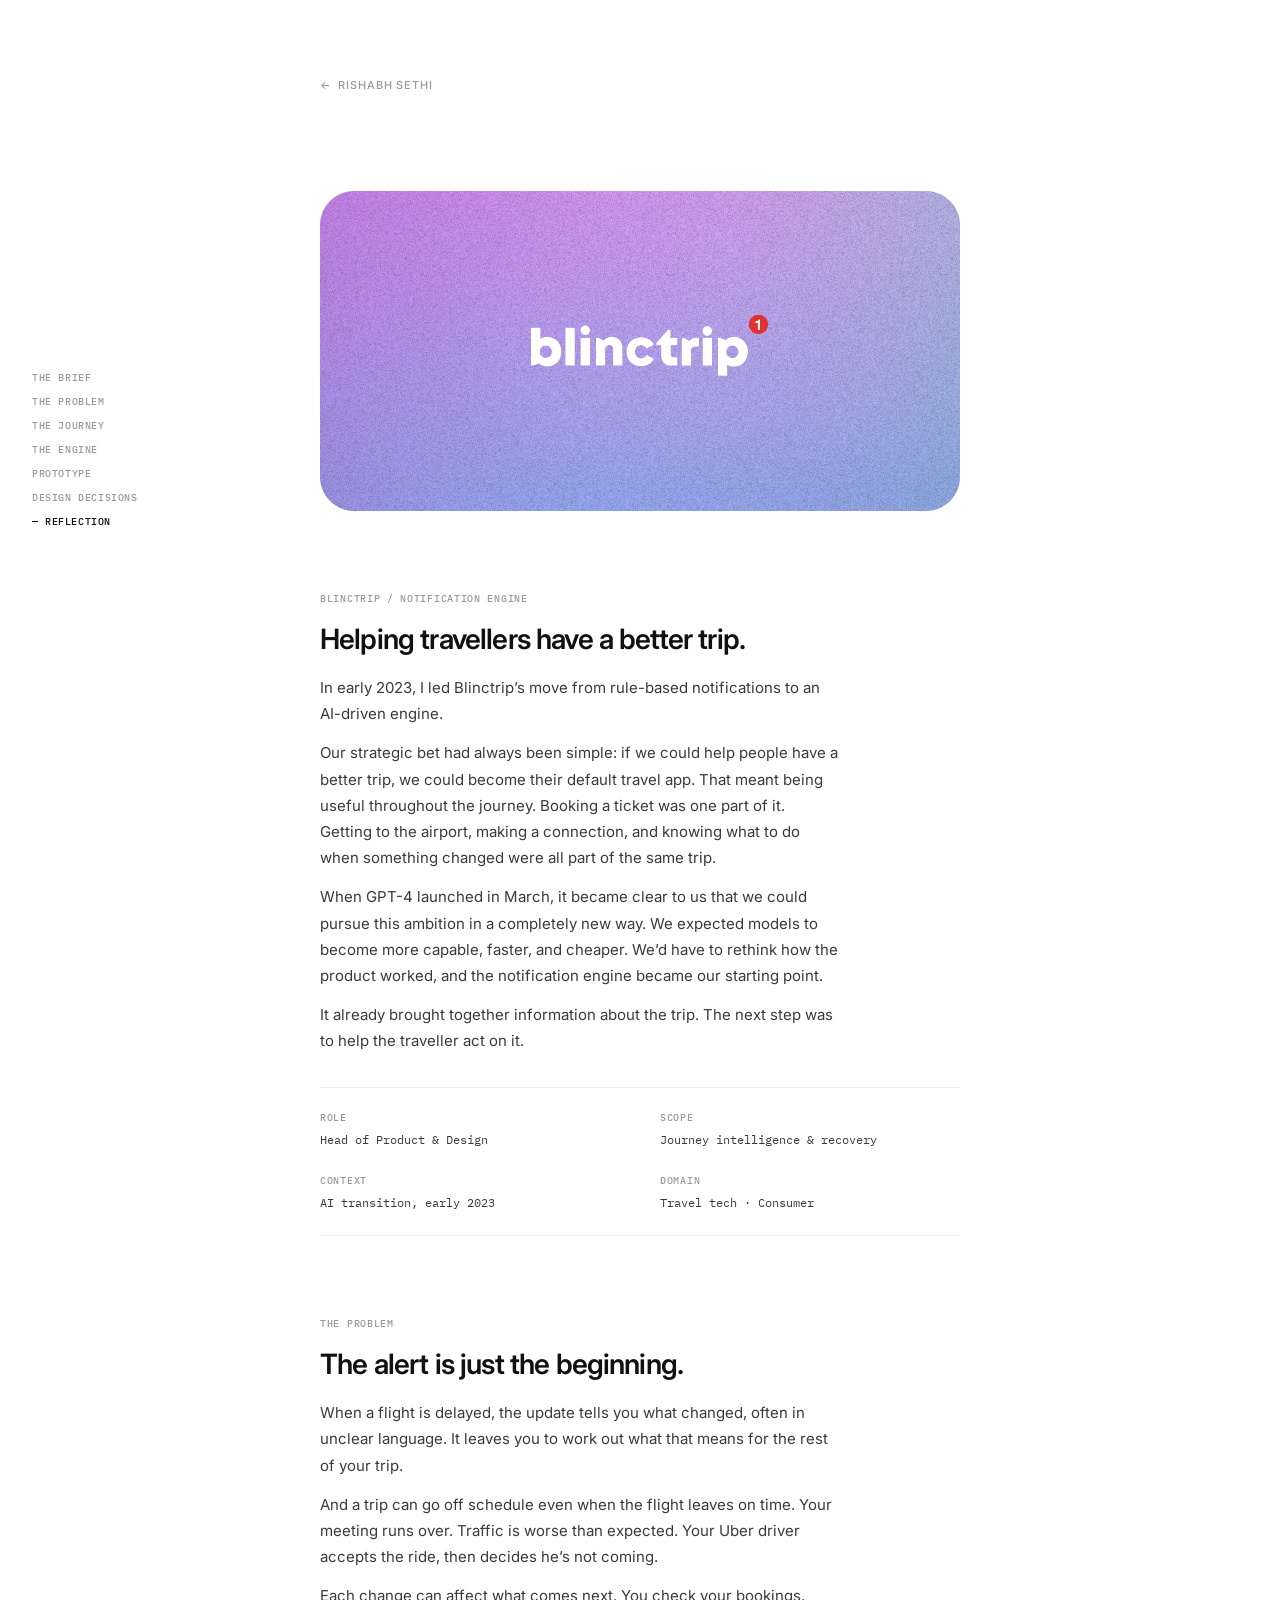
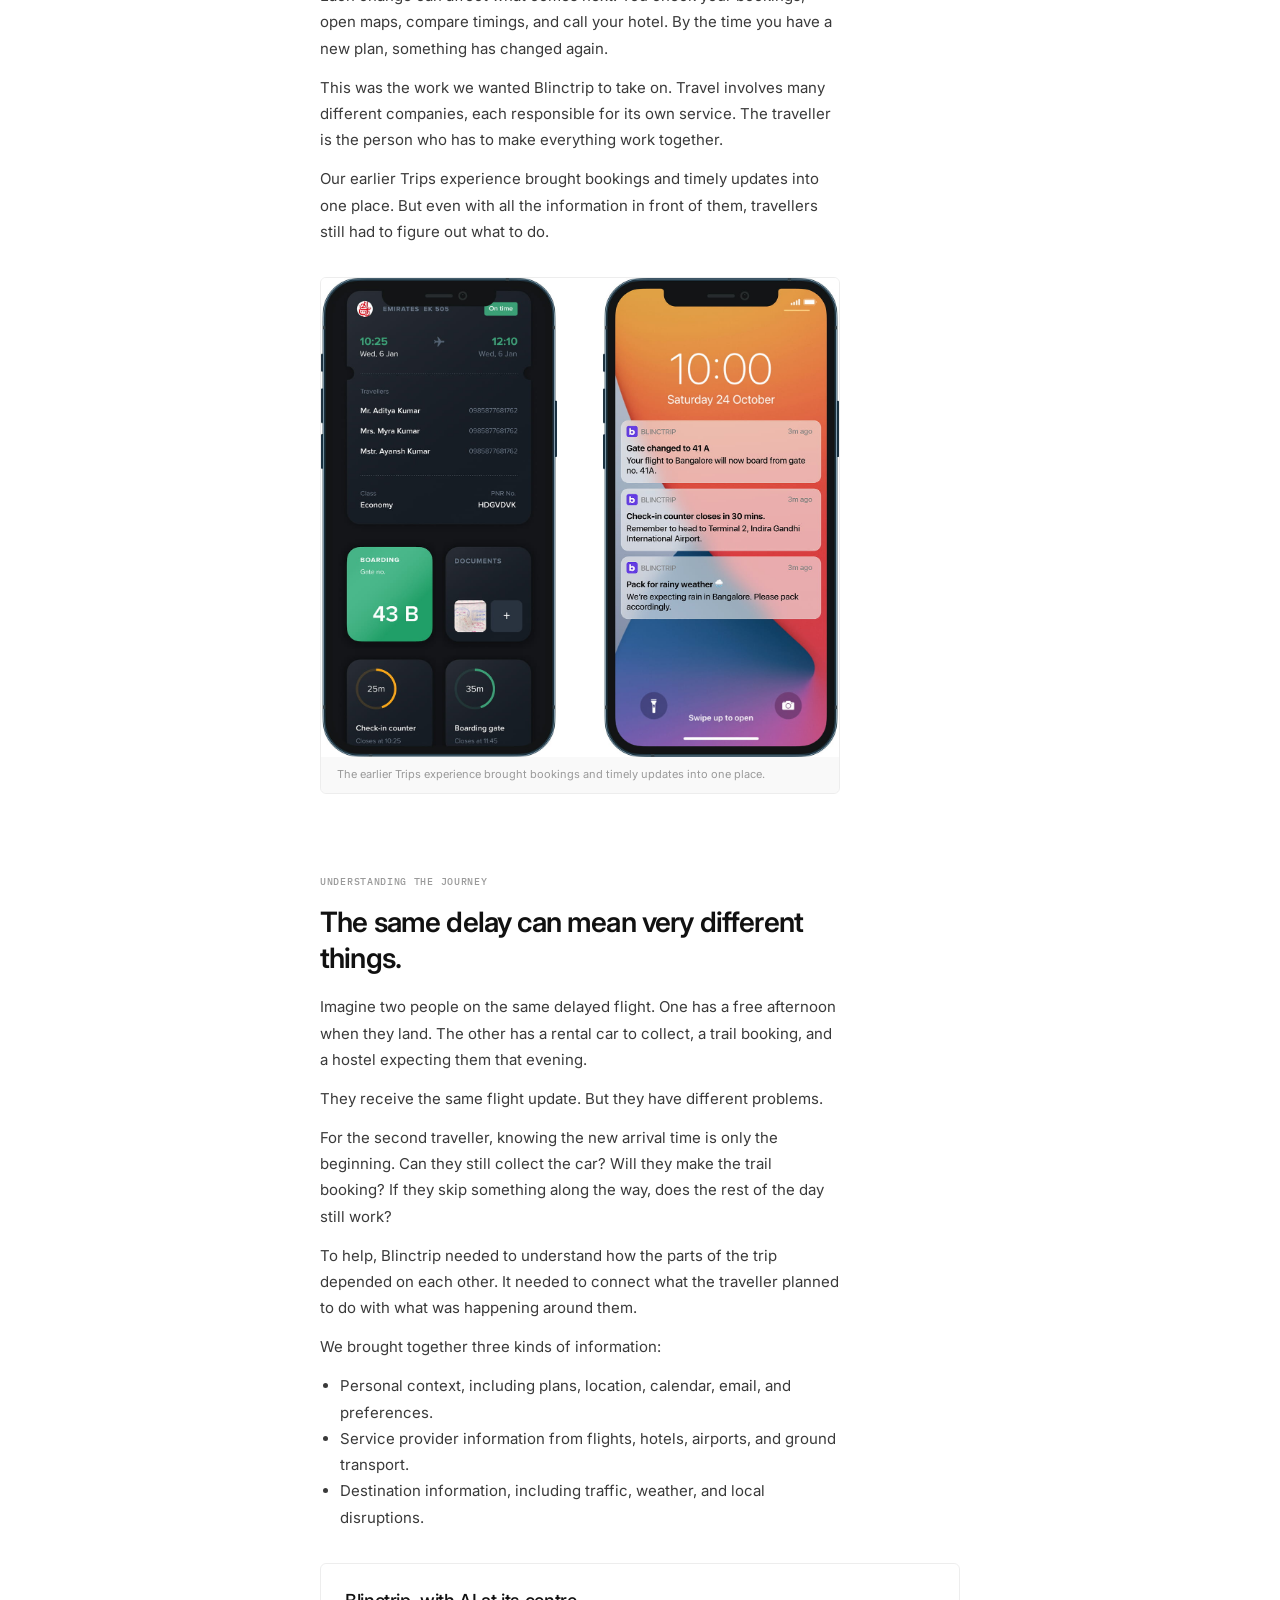
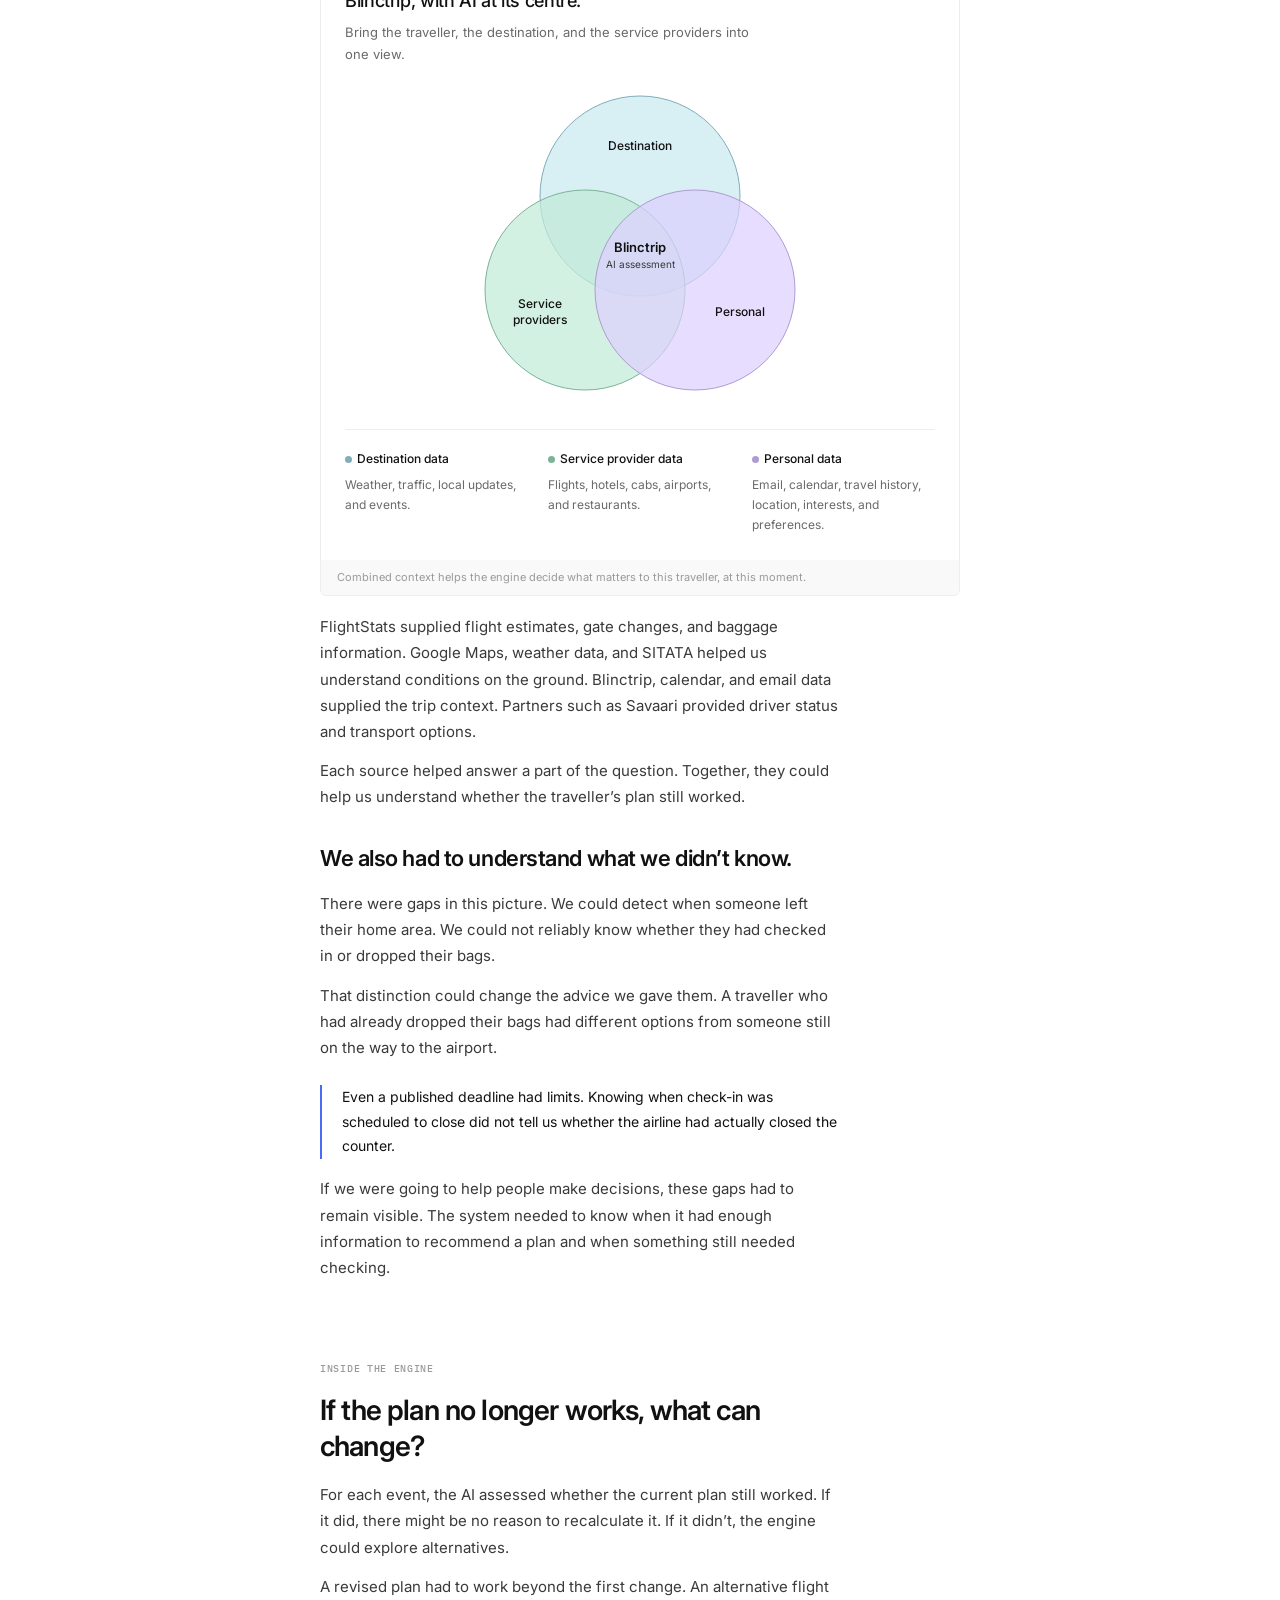
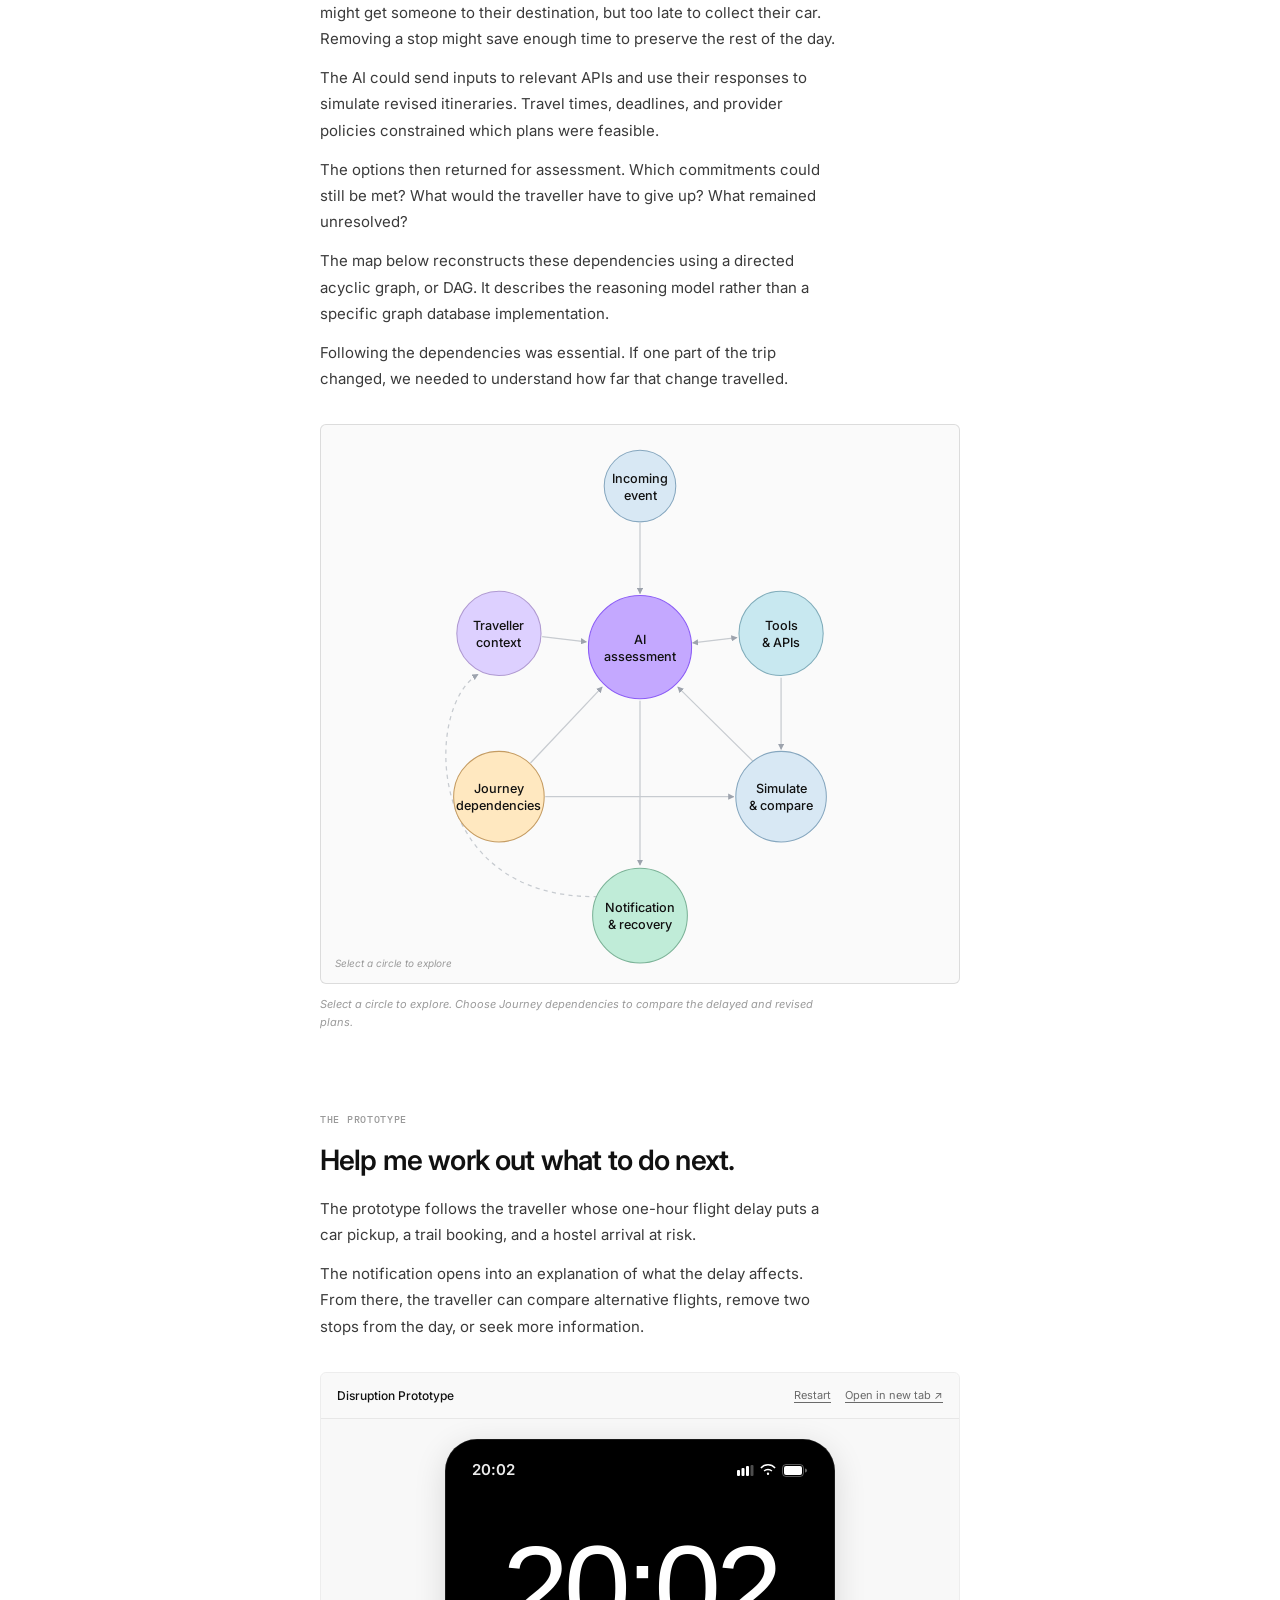
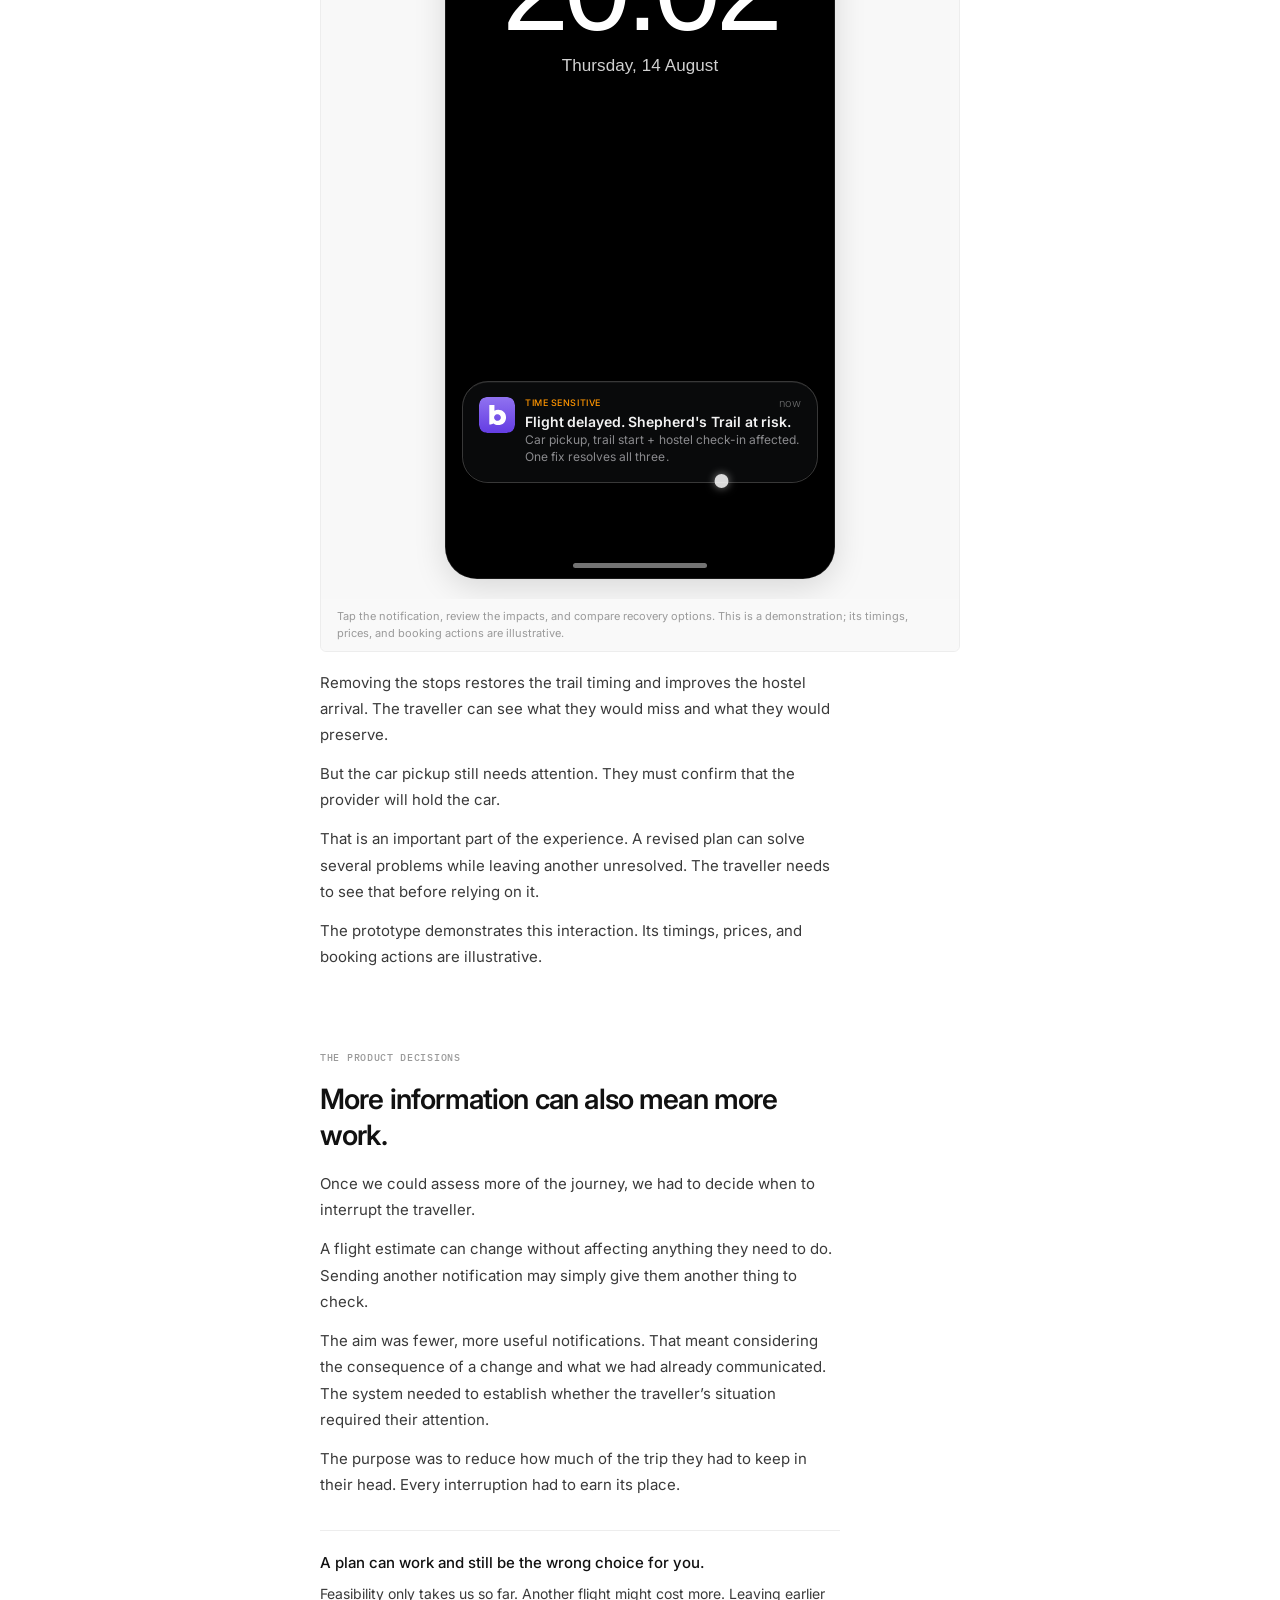
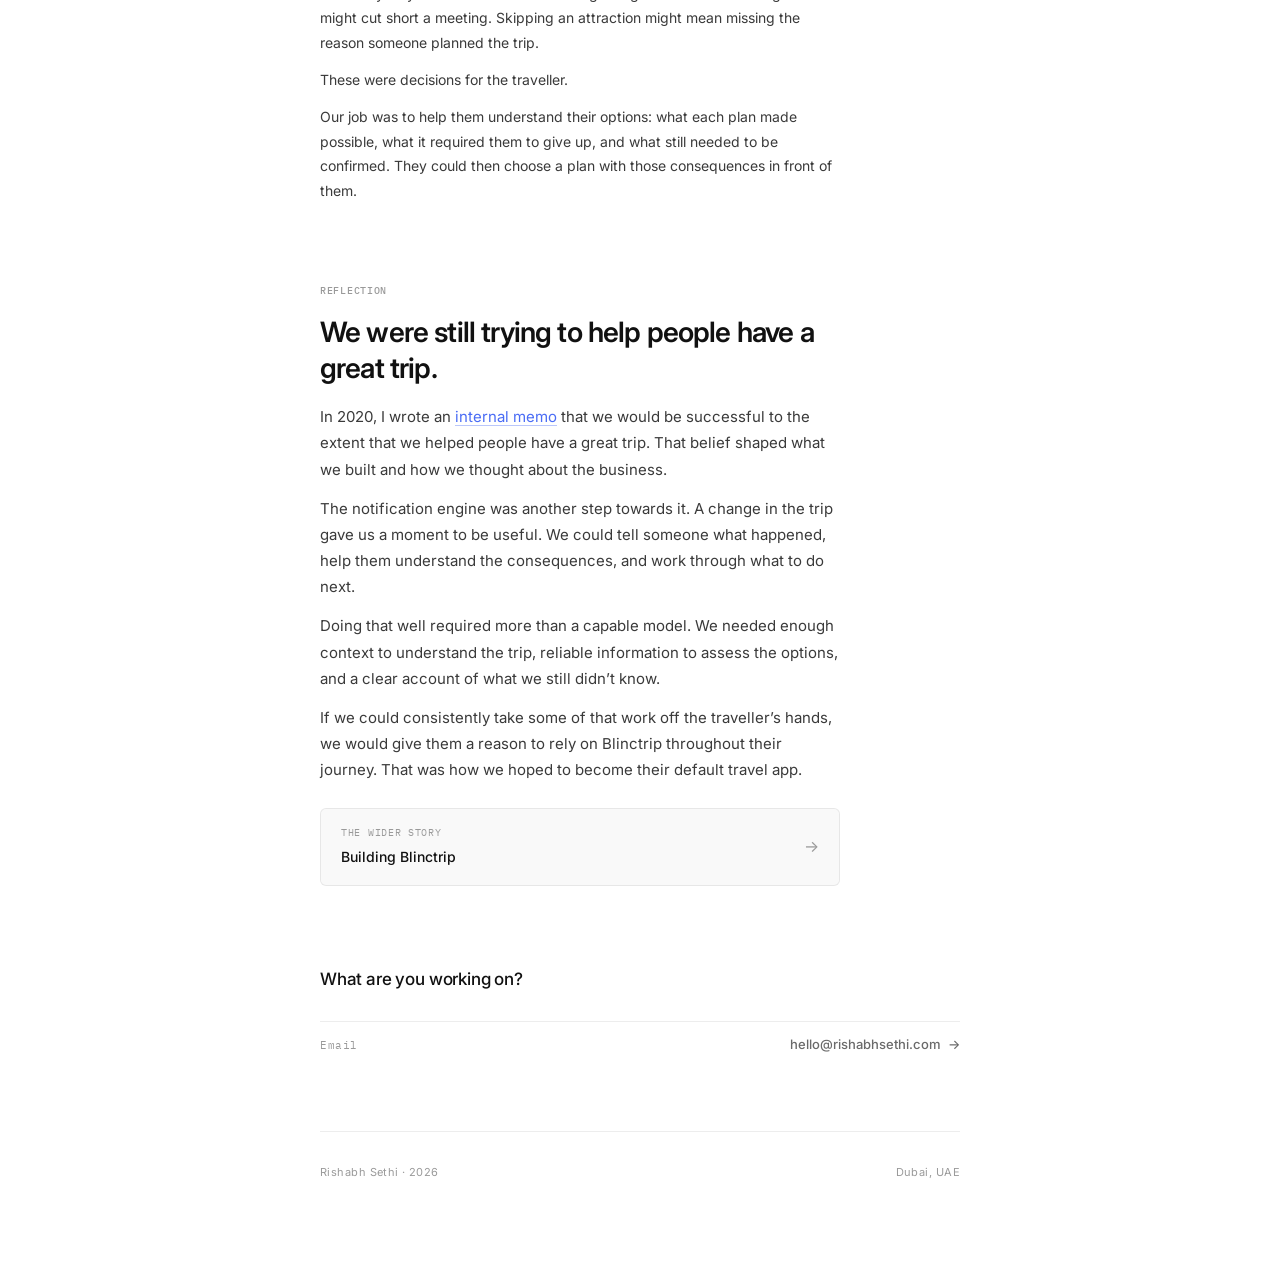
<file: work/blinctrip-notification-engine.html>
<!DOCTYPE html>
<html lang="en">
<head>
<meta charset="UTF-8">
<meta name="viewport" content="width=device-width, initial-scale=1.0">
<meta name="description" content="Designing Blinctrip’s agentic notification engine: traveller context, journey dependencies, and simulated recovery plans when travel goes wrong.">
<meta name="robots" content="noindex">
<link rel="icon" href="../favicon.svg" type="image/svg+xml">
<title>Blinctrip — Notification Engine — Rishabh Sethi</title>
<link rel="canonical" href="https://www.rishabhsethi.com/work/blinctrip-notification-engine.html">
<meta property="og:type" content="article">
<meta property="og:site_name" content="Rishabh Sethi">
<meta property="og:title" content="Blinctrip — Notification Engine — Rishabh Sethi">
<meta property="og:description" content="Designing Blinctrip’s agentic notification engine: traveller context, journey dependencies, and simulated recovery plans when travel goes wrong.">
<meta property="og:url" content="https://www.rishabhsethi.com/work/blinctrip-notification-engine.html">
<meta property="og:image" content="https://www.rishabhsethi.com/images/social/blinctrip-notification-engine.jpg">
<meta property="og:image:type" content="image/jpeg">
<meta property="og:image:width" content="1200">
<meta property="og:image:height" content="630">
<meta property="og:image:alt" content="Blinctrip traveller thumbnail beside the title Agentic AI for travel disruptions.">
<meta name="twitter:card" content="summary_large_image">
<meta name="twitter:title" content="Blinctrip — Notification Engine — Rishabh Sethi">
<meta name="twitter:description" content="Designing Blinctrip’s agentic notification engine: traveller context, journey dependencies, and simulated recovery plans when travel goes wrong.">
<meta name="twitter:image" content="https://www.rishabhsethi.com/images/social/blinctrip-notification-engine.jpg">
<meta name="twitter:image:alt" content="Blinctrip traveller thumbnail beside the title Agentic AI for travel disruptions.">
<link rel="preconnect" href="https://fonts.googleapis.com">
<link rel="preconnect" href="https://fonts.gstatic.com" crossorigin>
<link href="https://fonts.googleapis.com/css2?family=Inter:wght@300;400;500;600&family=IBM+Plex+Mono:wght@400;500&display=swap" rel="stylesheet">
<link href="assets/blinctrip-case-study.css" rel="stylesheet">
</head>
<body>
<a href="#main" class="skip-link">Skip to case study</a>
<nav class="sidebar-nav" aria-label="Case study sections">
<a href="#brief">The brief</a><a href="#problem">The problem</a><a href="#context">The journey</a><a href="#engine">The engine</a><a href="#recovery">Prototype</a><a href="#decisions">Design decisions</a><a href="#reflection">Reflection</a>
</nav>
<main class="page" id="main">
<a class="back-link" href="../index.html"><span class="ba">←</span> Rishabh Sethi</a>
<div class="case-cover"><img src="../images/blinctrip-notification-engine/cover.png" width="1200" height="600" alt="Blinctrip wordmark with a notification badge on a purple and blue background." fetchpriority="high"></div>
<section class="beat" id="brief">
<p class="small-label">Blinctrip / Notification engine</p>
<h1 class="headline">Helping travellers have a better trip.</h1>
<p class="body-text">In early 2023, I led Blinctrip’s move from rule-based notifications to an AI-driven engine.</p>
<p class="body-text">Our strategic bet had always been simple: if we could help people have a better trip, we could become their default travel app. That meant being useful throughout the journey. Booking a ticket was one part of it. Getting to the airport, making a connection, and knowing what to do when something changed were all part of the same trip.</p>
<p class="body-text">When GPT-4 launched in March, it became clear to us that we could pursue this ambition in a completely new way. We expected models to become more capable, faster, and cheaper. We’d have to rethink how the product worked, and the notification engine became our starting point.</p>
<p class="body-text">It already brought together information about the trip. The next step was to help the traveller act on it.</p>
<div class="context-strip">
<div class="context-item"><p class="small-label">Role</p><p class="context-value">Head of Product &amp; Design</p></div>
<div class="context-item"><p class="small-label">Scope</p><p class="context-value">Journey intelligence &amp; recovery</p></div>
<div class="context-item"><p class="small-label">Context</p><p class="context-value">AI transition, early 2023</p></div>
<div class="context-item"><p class="small-label">Domain</p><p class="context-value">Travel tech · Consumer</p></div>
</div>
</section>
<section class="beat" id="problem">
<p class="small-label">The problem</p>
<h2 class="headline">The alert is just the beginning.</h2>
<p class="body-text">When a flight is delayed, the update tells you what changed, often in unclear language. It leaves you to work out what that means for the rest of your trip.</p>
<p class="body-text">And a trip can go off schedule even when the flight leaves on time. Your meeting runs over. Traffic is worse than expected. Your Uber driver accepts the ride, then decides he’s not coming.</p>
<p class="body-text">Each change can affect what comes next. You check your bookings, open maps, compare timings, and call your hotel. By the time you have a new plan, something has changed again.</p>
<p class="body-text">This was the work we wanted Blinctrip to take on. Travel involves many different companies, each responsible for its own service. The traveller is the person who has to make everything work together.</p>
<p class="body-text">Our earlier Trips experience brought bookings and timely updates into one place. But even with all the information in front of them, travellers still had to figure out what to do.</p>
<figure class="case-img archive-figure">
<a href="../images/building-blinctrip/v1-trips.jpg" target="_blank" rel="noopener" aria-label="Open the original Blinctrip Trips screens at full size"><img src="../images/building-blinctrip/v1-trips.jpg" width="1440" height="1331" alt="Original Blinctrip Trips screens showing itinerary information, gate updates, check-in reminders, and weather advice." loading="lazy"></a>
<figcaption class="case-img-cap">The earlier Trips experience brought bookings and timely updates into one place.</figcaption>
</figure>
</section>
<section class="beat" id="context">
<p class="small-label">Understanding the journey</p>
<h2 class="headline">The same delay can mean very different things.</h2>
<p class="body-text">Imagine two people on the same delayed flight. One has a free afternoon when they land. The other has a rental car to collect, a trail booking, and a hostel expecting them that evening.</p>
<p class="body-text">They receive the same flight update. But they have different problems.</p>
<p class="body-text">For the second traveller, knowing the new arrival time is only the beginning. Can they still collect the car? Will they make the trail booking? If they skip something along the way, does the rest of the day still work?</p>
<p class="body-text">To help, Blinctrip needed to understand how the parts of the trip depended on each other. It needed to connect what the traveller planned to do with what was happening around them.</p>
<p class="body-text">We brought together three kinds of information:</p>
<ul class="body-text" style="padding-left:1.25rem">
<li>Personal context, including plans, location, calendar, email, and preferences.</li>
<li>Service provider information from flights, hotels, airports, and ground transport.</li>
<li>Destination information, including traffic, weather, and local disruptions.</li>
</ul>
<figure class="context-overview" aria-labelledby="overview-title">
<div class="overview-body">
<h3 id="overview-title">Blinctrip, with AI at its centre.</h3>
<p class="overview-intro">Bring the traveller, the destination, and the service providers into one view.</p>
<div class="overview-venn" role="img" aria-label="Three overlapping circles: destination data, service provider data, and personal data. Blinctrip’s AI assessment sits at their intersection.">
<svg viewBox="0 0 400 320" aria-hidden="true" focusable="false">
<circle class="overview-destination" cx="200" cy="111" r="100"/>
<circle class="overview-provider" cx="145" cy="205" r="100"/>
<circle class="overview-personal" cx="255" cy="205" r="100"/>
</svg>
<span class="overview-label overview-label-destination" aria-hidden="true">Destination</span>
<span class="overview-label overview-label-provider" aria-hidden="true">Service providers</span>
<span class="overview-label overview-label-personal" aria-hidden="true">Personal</span>
<span class="overview-core" aria-hidden="true"><strong>Blinctrip</strong><span>AI assessment</span></span>
</div>
<dl class="overview-sources">
<div><dt><span class="overview-dot destination-dot" aria-hidden="true"></span>Destination data</dt><dd>Weather, traffic, local updates, and events.</dd></div>
<div><dt><span class="overview-dot provider-dot" aria-hidden="true"></span>Service provider data</dt><dd>Flights, hotels, cabs, airports, and restaurants.</dd></div>
<div><dt><span class="overview-dot personal-dot" aria-hidden="true"></span>Personal data</dt><dd>Email, calendar, travel history, location, interests, and preferences.</dd></div>
</dl>
</div>
<figcaption class="case-img-cap">Combined context helps the engine decide what matters to this traveller, at this moment.</figcaption>
</figure>
<p class="body-text">FlightStats supplied flight estimates, gate changes, and baggage information. Google Maps, weather data, and SITATA helped us understand conditions on the ground. Blinctrip, calendar, and email data supplied the trip context. Partners such as Savaari provided driver status and transport options.</p>
<p class="body-text">Each source helped answer a part of the question. Together, they could help us understand whether the traveller’s plan still worked.</p>
<h3 class="large-statement" style="margin-top:2rem">We also had to understand what we didn’t know.</h3>
<p class="body-text">There were gaps in this picture. We could detect when someone left their home area. We could not reliably know whether they had checked in or dropped their bags.</p>
<p class="body-text">That distinction could change the advice we gave them. A traveller who had already dropped their bags had different options from someone still on the way to the airport.</p>
<aside class="insight-line"><p>Even a published deadline had limits. Knowing when check-in was scheduled to close did not tell us whether the airline had actually closed the counter.</p></aside>
<p class="body-text">If we were going to help people make decisions, these gaps had to remain visible. The system needed to know when it had enough information to recommend a plan and when something still needed checking.</p>
</section>
<section class="beat" id="engine">
<p class="small-label">Inside the engine</p>
<h2 class="headline">If the plan no longer works, what can change?</h2>
<p class="body-text">For each event, the AI assessed whether the current plan still worked. If it did, there might be no reason to recalculate it. If it didn’t, the engine could explore alternatives.</p>
<p class="body-text">A revised plan had to work beyond the first change. An alternative flight might get someone to their destination, but too late to collect their car. Removing a stop might save enough time to preserve the rest of the day.</p>
<p class="body-text">The AI could send inputs to relevant APIs and use their responses to simulate revised itineraries. Travel times, deadlines, and provider policies constrained which plans were feasible.</p>
<p class="body-text">The options then returned for assessment. Which commitments could still be met? What would the traveller have to give up? What remained unresolved?</p>
<p class="body-text">The map below reconstructs these dependencies using a directed acyclic graph, or DAG. It describes the reasoning model rather than a specific graph database implementation.</p>
<p class="body-text">Following the dependencies was essential. If one part of the trip changed, we needed to understand how far that change travelled.</p>
<div class="engine-map" data-engine-map></div>
<p class="rw-caption">Select a circle to explore. Choose Journey dependencies to compare the delayed and revised plans.</p>
</section>
<section class="beat" id="recovery">
<p class="small-label">The prototype</p>
<h2 class="headline">Help me work out what to do next.</h2>
<p class="body-text">The prototype follows the traveller whose one-hour flight delay puts a car pickup, a trail booking, and a hostel arrival at risk.</p>
<p class="body-text">The notification opens into an explanation of what the delay affects. From there, the traveller can compare alternative flights, remove two stops from the day, or seek more information.</p>
<figure class="prototype">
<div class="prototype-bar"><p>Disruption Prototype</p><div class="prototype-actions"><button type="button" data-prototype-restart>Restart</button><a href="blinctrip-recovery-prototype.html" target="_blank" rel="noopener">Open in new tab ↗</a></div></div>
<div class="prototype-host" data-recovery-prototype><p class="prototype-loading">Loading the interactive prototype…</p></div>
<p class="prototype-notice" data-prototype-notice role="status" hidden></p>
<figcaption class="case-img-cap">Tap the notification, review the impacts, and compare recovery options. This is a demonstration; its timings, prices, and booking actions are illustrative.</figcaption>
</figure>
<p class="body-text">Removing the stops restores the trail timing and improves the hostel arrival. The traveller can see what they would miss and what they would preserve.</p>
<p class="body-text">But the car pickup still needs attention. They must confirm that the provider will hold the car.</p>
<p class="body-text">That is an important part of the experience. A revised plan can solve several problems while leaving another unresolved. The traveller needs to see that before relying on it.</p>
<p class="body-text">The prototype demonstrates this interaction. Its timings, prices, and booking actions are illustrative.</p>
</section>
<section class="beat" id="decisions">
<p class="small-label">The product decisions</p>
<h2 class="headline">More information can also mean more work.</h2>
<p class="body-text">Once we could assess more of the journey, we had to decide when to interrupt the traveller.</p>
<p class="body-text">A flight estimate can change without affecting anything they need to do. Sending another notification may simply give them another thing to check.</p>
<p class="body-text">The aim was fewer, more useful notifications. That meant considering the consequence of a change and what we had already communicated. The system needed to establish whether the traveller’s situation required their attention.</p>
<p class="body-text">The purpose was to reduce how much of the trip they had to keep in their head. Every interruption had to earn its place.</p>
<div class="design-decisions">
<article><h3>A plan can work and still be the wrong choice for you.</h3>
<p class="body-text">Feasibility only takes us so far. Another flight might cost more. Leaving earlier might cut short a meeting. Skipping an attraction might mean missing the reason someone planned the trip.</p>
<p class="body-text">These were decisions for the traveller.</p>
<p class="body-text">Our job was to help them understand their options: what each plan made possible, what it required them to give up, and what still needed to be confirmed. They could then choose a plan with those consequences in front of them.</p>
</article>
</div>
</section>
<section class="beat" id="reflection">
<p class="small-label">Reflection</p>
<h2 class="headline">We were still trying to help people have a great trip.</h2>
<p class="body-text">In 2020, I wrote an <a href="https://rishabhsethi.notion.site/Thoughts-on-the-brand-experience-496094a7466944bdbdccae79104fd914?source=copy_link" target="_blank" rel="noopener">internal memo</a> that we would be successful to the extent that we helped people have a great trip. That belief shaped what we built and how we thought about the business.</p>
<p class="body-text">The notification engine was another step towards it. A change in the trip gave us a moment to be useful. We could tell someone what happened, help them understand the consequences, and work through what to do next.</p>
<p class="body-text">Doing that well required more than a capable model. We needed enough context to understand the trip, reliable information to assess the options, and a clear account of what we still didn’t know.</p>
<p class="body-text">If we could consistently take some of that work off the traveller’s hands, we would give them a reason to rely on Blinctrip throughout their journey. That was how we hoped to become their default travel app.</p>
<a class="related-link" href="building-blinctrip.html"><span><span class="rl-label">The wider story</span><span class="rl-title">Building Blinctrip</span></span><span class="rl-arrow" aria-hidden="true">→</span></a>
</section>
<div class="cta-section">
<p class="cta-question">What are you working on?</p>
<div class="cta-row"><span class="cta-label">Email</span><a class="cta-link" href="mailto:hello@rishabhsethi.com">hello@rishabhsethi.com <span class="cta-arrow">→</span></a></div>
</div>
<footer class="footer"><span>Rishabh Sethi · 2026</span><span>Dubai, UAE</span></footer>
</main>
<script src="assets/blinctrip-engine.js" defer></script>
<script type="module" src="assets/blinctrip-prototype.js?v=blinctrip-icon"></script>
<script>
const links = [...document.querySelectorAll('.sidebar-nav a')];
const observer = new IntersectionObserver(entries => {
  const current = entries.find(entry => entry.isIntersecting);
  if (!current) return;
  links.forEach(link => {
    const active = link.hash === '#' + current.target.id;
    link.classList.toggle('active', active);
    if (active) link.setAttribute('aria-current', 'location'); else link.removeAttribute('aria-current');
  });
}, {rootMargin:'-15% 0px -65% 0px'});
document.querySelectorAll('.beat').forEach(section => observer.observe(section));
</script>
</body>
</html>
</file>
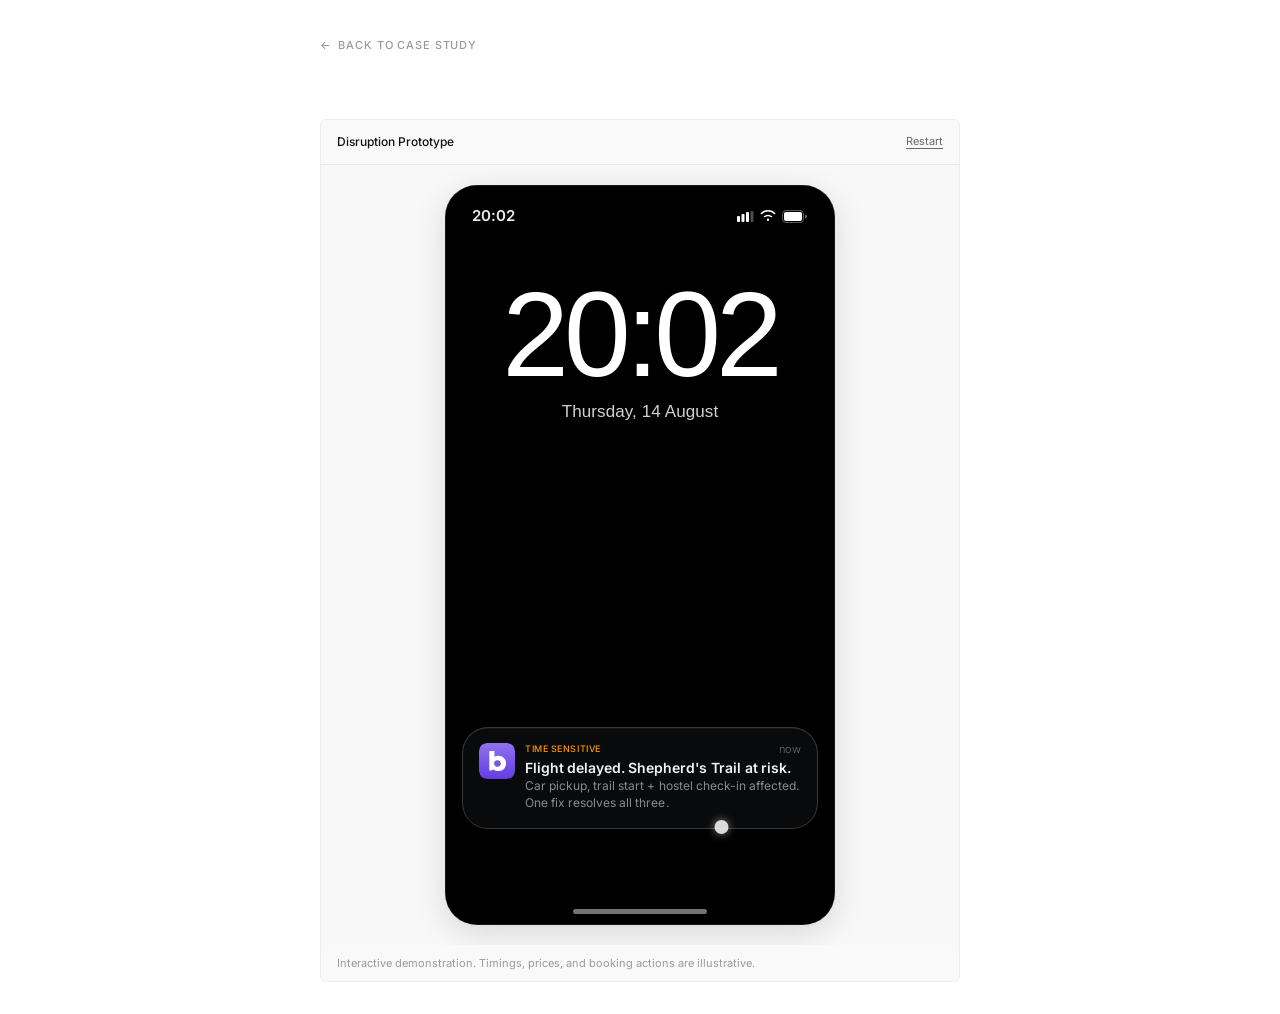
<file: work/blinctrip-recovery-prototype.html>
<!DOCTYPE html>
<html lang="en">
<head>
<meta charset="utf-8"><meta name="viewport" content="width=device-width,initial-scale=1"><meta name="robots" content="noindex">
<title>Blinctrip — Disruption Prototype</title><link rel="icon" href="../favicon.svg" type="image/svg+xml">
<link href="https://fonts.googleapis.com/css2?family=Inter:wght@300;400;500;600&family=IBM+Plex+Mono:wght@400;500&display=swap" rel="stylesheet">
<link rel="stylesheet" href="assets/blinctrip-case-study.css">
</head>
<body><main class="prototype-page">
<a class="back-link" href="blinctrip-notification-engine.html#recovery"><span class="ba">←</span> Back to case study</a>
<figure class="prototype"><div class="prototype-bar"><p>Disruption Prototype</p><div class="prototype-actions"><button type="button" data-prototype-restart>Restart</button></div></div>
<div class="prototype-host" data-recovery-prototype><p class="prototype-loading">Loading the interactive prototype…</p></div>
<p class="prototype-notice" data-prototype-notice role="status" hidden></p>
<figcaption class="case-img-cap">Interactive demonstration. Timings, prices, and booking actions are illustrative.</figcaption></figure>
</main><script type="module" src="assets/blinctrip-prototype.js?v=blinctrip-icon"></script></body></html>
</file>
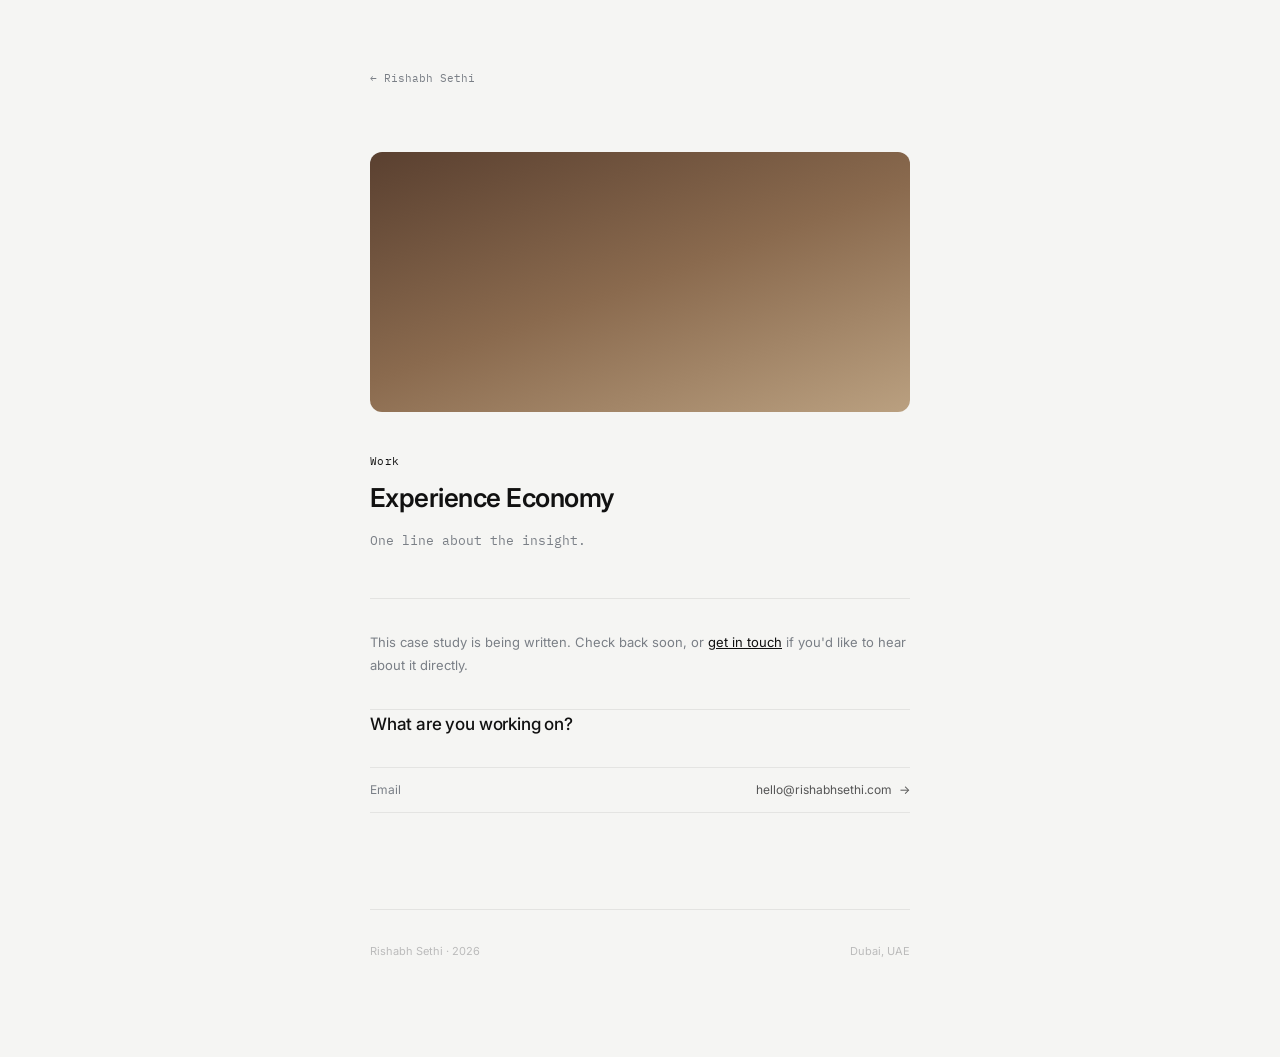
<file: work/experience-economy.html>
<!DOCTYPE html>
<html lang="en">
<head>
<meta charset="UTF-8">
<meta name="viewport" content="width=device-width, initial-scale=1.0">
<link rel="icon" href="../favicon.svg" type="image/svg+xml">
<title>Experience Economy — Rishabh Sethi</title>
<link rel="preconnect" href="https://fonts.googleapis.com">
<link rel="preconnect" href="https://fonts.gstatic.com" crossorigin>
<link href="https://fonts.googleapis.com/css2?family=IBM+Plex+Mono:wght@400;500&family=Inter:wght@400;500;600&display=swap" rel="stylesheet">
<style>
*, *::before, *::after { box-sizing: border-box; margin: 0; padding: 0; }
:root {
  --bg: #F5F5F3; --surface: #FFFFFF; --ink: #111111;
  --mid: #555555; --muted: #7A7F86; --faint: #BBBBBB;
  --rule: rgba(0,0,0,0.07);
  --sans: 'Inter', -apple-system, BlinkMacSystemFont, sans-serif;
  --mono: 'IBM Plex Mono', 'SF Mono', monospace;
}
html { scroll-behavior: smooth; }
body { background: var(--bg); color: var(--ink); font-family: var(--sans); font-size: 15px; line-height: 1.7; -webkit-font-smoothing: antialiased; }
::selection { background: var(--ink); color: var(--bg); }
.page { max-width: 620px; margin: 0 auto; padding: 4rem 2.5rem 6rem; }
.back-link {
  display: inline-flex; align-items: center; gap: 0.4rem;
  font-family: var(--mono); font-size: 11px; color: var(--muted);
  text-decoration: none; margin-bottom: 4rem;
  opacity: 0; animation: fadeUp 0.5s ease forwards;
  transition: color 0.15s ease;
}
.back-link:hover { color: var(--ink); }
.cover {
  width: 100%; height: 260px; border-radius: 12px;
  background: linear-gradient(160deg, #5A4030 0%, #8A6A4E 50%, #BAA080 100%);
  margin-bottom: 2.5rem;
  opacity: 0; animation: fadeUp 0.5s ease 0.05s forwards;
}
.post-meta {
  font-family: var(--mono); font-size: 11px; color: var(--light);
  letter-spacing: 0.04em; margin-bottom: 0.75rem;
  opacity: 0; animation: fadeUp 0.5s ease 0.1s forwards;
}
.post-title {
  font-size: 26px; font-weight: 600; line-height: 1.25;
  letter-spacing: -0.02em; color: var(--ink); margin-bottom: 1rem;
  opacity: 0; animation: fadeUp 0.5s ease 0.13s forwards;
}
.post-caption {
  font-family: var(--mono); font-size: 13px; color: var(--muted);
  line-height: 1.5; margin-bottom: 3rem;
  opacity: 0; animation: fadeUp 0.5s ease 0.16s forwards;
}
.coming-soon {
  padding: 2rem 0; border-top: 1px solid var(--rule); border-bottom: 1px solid var(--rule);
  font-size: 13px; color: var(--muted); line-height: 1.75;
  opacity: 0; animation: fadeUp 0.5s ease 0.2s forwards;
}
.cta-section { margin-bottom: 4rem; }
.cta-question { font-size: 17px; font-weight: 500; color: var(--ink); margin-bottom: 1.75rem; letter-spacing: -0.01em; }
.cta-row { display: flex; align-items: baseline; justify-content: space-between; padding: 0.75rem 0; border-top: 1px solid var(--rule); }
.cta-row:last-child { border-bottom: 1px solid var(--rule); }
.cta-label { font-size: 12px; color: var(--muted); }
.cta-link { font-size: 12px; color: var(--mid); text-decoration: none; transition: color 0.15s ease; }
.cta-link:hover { color: var(--ink); }
.cta-arrow { display: inline-block; margin-left: 0.25rem; transition: transform 0.15s ease; }
.cta-link:hover .cta-arrow { transform: translateX(3px); }
.footer {
  display: flex; justify-content: space-between; align-items: baseline;
  font-size: 11px; color: var(--faint); padding-top: 2rem;
  border-top: 1px solid var(--rule); margin-top: 6rem;
  opacity: 0; animation: fadeUp 0.5s ease 0.25s forwards;
}
@keyframes fadeUp {
  from { opacity: 0; transform: translateY(6px); }
  to   { opacity: 1; transform: translateY(0); }
}
@media (max-width: 620px) {
  .page { padding: 3rem 1.5rem 4.5rem; }
  .post-title { font-size: 21px; }
  .cover { height: 180px; }
  .cta-row { flex-direction: column; gap: 0.3rem; padding: 0.85rem 0; }
  .footer { flex-direction: column; gap: 0.3rem; }
}
</style>
</head>
<body>
<div class="page">
  <a class="back-link" href="../index.html">← Rishabh Sethi</a>
  <div class="cover"></div>
  <p class="post-meta">Work</p>
  <h1 class="post-title">Experience Economy</h1>
  <p class="post-caption">One line about the insight.</p>
  <div class="coming-soon">
    This case study is being written. Check back soon, or <a href="mailto:hello@rishabhsethi.com" style="color:var(--ink);">get in touch</a> if you'd like to hear about it directly.
  </div>
  <div class="cta-section">
  <p class="cta-question">What are you working on?</p>
  <div class="cta-row">
    <span class="cta-label">Email</span>
    <a class="cta-link" href="mailto:hello@rishabhsethi.com">hello@rishabhsethi.com <span class="cta-arrow">→</span></a>
  </div>
</div>

<div class="footer">
  <span>Rishabh Sethi · 2026</span>
  <span>Dubai, UAE</span>
</div>
</div>
</body>
</html>
</file>
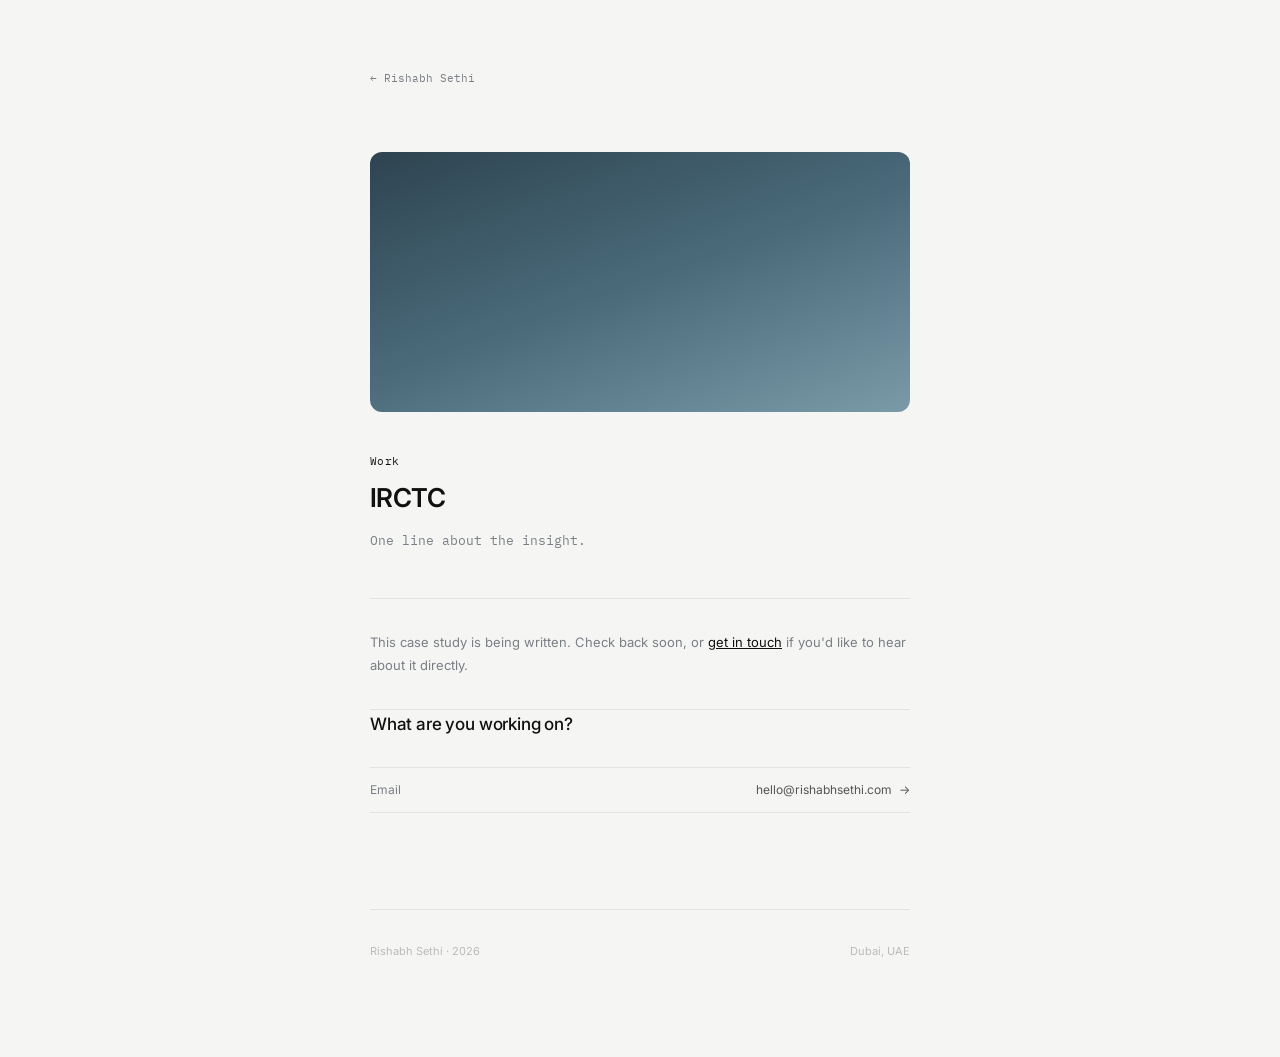
<file: work/irctc.html>
<!DOCTYPE html>
<html lang="en">
<head>
<meta charset="UTF-8">
<meta name="viewport" content="width=device-width, initial-scale=1.0">
<link rel="icon" href="../favicon.svg" type="image/svg+xml">
<title>IRCTC — Rishabh Sethi</title>
<link rel="preconnect" href="https://fonts.googleapis.com">
<link rel="preconnect" href="https://fonts.gstatic.com" crossorigin>
<link href="https://fonts.googleapis.com/css2?family=IBM+Plex+Mono:wght@400;500&family=Inter:wght@400;500;600&display=swap" rel="stylesheet">
<style>
*, *::before, *::after { box-sizing: border-box; margin: 0; padding: 0; }
:root {
  --bg: #F5F5F3; --surface: #FFFFFF; --ink: #111111;
  --mid: #555555; --muted: #7A7F86; --faint: #BBBBBB;
  --rule: rgba(0,0,0,0.07);
  --sans: 'Inter', -apple-system, BlinkMacSystemFont, sans-serif;
  --mono: 'IBM Plex Mono', 'SF Mono', monospace;
}
html { scroll-behavior: smooth; }
body { background: var(--bg); color: var(--ink); font-family: var(--sans); font-size: 15px; line-height: 1.7; -webkit-font-smoothing: antialiased; }
::selection { background: var(--ink); color: var(--bg); }
.page { max-width: 620px; margin: 0 auto; padding: 4rem 2.5rem 6rem; }
.back-link {
  display: inline-flex; align-items: center; gap: 0.4rem;
  font-family: var(--mono); font-size: 11px; color: var(--muted);
  text-decoration: none; margin-bottom: 4rem;
  opacity: 0; animation: fadeUp 0.5s ease forwards;
  transition: color 0.15s ease;
}
.back-link:hover { color: var(--ink); }
.cover {
  width: 100%; height: 260px; border-radius: 12px;
  background: linear-gradient(160deg, #2E4450 0%, #4A6A7A 50%, #7A9AA8 100%);
  margin-bottom: 2.5rem;
  opacity: 0; animation: fadeUp 0.5s ease 0.05s forwards;
}
.post-meta {
  font-family: var(--mono); font-size: 11px; color: var(--light);
  letter-spacing: 0.04em; margin-bottom: 0.75rem;
  opacity: 0; animation: fadeUp 0.5s ease 0.1s forwards;
}
.post-title {
  font-size: 26px; font-weight: 600; line-height: 1.25;
  letter-spacing: -0.02em; color: var(--ink); margin-bottom: 1rem;
  opacity: 0; animation: fadeUp 0.5s ease 0.13s forwards;
}
.post-caption {
  font-family: var(--mono); font-size: 13px; color: var(--muted);
  line-height: 1.5; margin-bottom: 3rem;
  opacity: 0; animation: fadeUp 0.5s ease 0.16s forwards;
}
.coming-soon {
  padding: 2rem 0; border-top: 1px solid var(--rule); border-bottom: 1px solid var(--rule);
  font-size: 13px; color: var(--muted); line-height: 1.75;
  opacity: 0; animation: fadeUp 0.5s ease 0.2s forwards;
}
.cta-section { margin-bottom: 4rem; }
.cta-question { font-size: 17px; font-weight: 500; color: var(--ink); margin-bottom: 1.75rem; letter-spacing: -0.01em; }
.cta-row { display: flex; align-items: baseline; justify-content: space-between; padding: 0.75rem 0; border-top: 1px solid var(--rule); }
.cta-row:last-child { border-bottom: 1px solid var(--rule); }
.cta-label { font-size: 12px; color: var(--muted); }
.cta-link { font-size: 12px; color: var(--mid); text-decoration: none; transition: color 0.15s ease; }
.cta-link:hover { color: var(--ink); }
.cta-arrow { display: inline-block; margin-left: 0.25rem; transition: transform 0.15s ease; }
.cta-link:hover .cta-arrow { transform: translateX(3px); }
.footer {
  display: flex; justify-content: space-between; align-items: baseline;
  font-size: 11px; color: var(--faint); padding-top: 2rem;
  border-top: 1px solid var(--rule); margin-top: 6rem;
  opacity: 0; animation: fadeUp 0.5s ease 0.25s forwards;
}
@keyframes fadeUp {
  from { opacity: 0; transform: translateY(6px); }
  to   { opacity: 1; transform: translateY(0); }
}
@media (max-width: 620px) {
  .page { padding: 3rem 1.5rem 4.5rem; }
  .post-title { font-size: 21px; }
  .cover { height: 180px; }
  .cta-row { flex-direction: column; gap: 0.3rem; padding: 0.85rem 0; }
  .footer { flex-direction: column; gap: 0.3rem; }
}
</style>
</head>
<body>
<div class="page">
  <a class="back-link" href="../index.html">← Rishabh Sethi</a>
  <div class="cover"></div>
  <p class="post-meta">Work</p>
  <h1 class="post-title">IRCTC</h1>
  <p class="post-caption">One line about the insight.</p>
  <div class="coming-soon">
    This case study is being written. Check back soon, or <a href="mailto:hello@rishabhsethi.com" style="color:var(--ink);">get in touch</a> if you'd like to hear about it directly.
  </div>
  <div class="cta-section">
  <p class="cta-question">What are you working on?</p>
  <div class="cta-row">
    <span class="cta-label">Email</span>
    <a class="cta-link" href="mailto:hello@rishabhsethi.com">hello@rishabhsethi.com <span class="cta-arrow">→</span></a>
  </div>
</div>

<div class="footer">
  <span>Rishabh Sethi · 2026</span>
  <span>Dubai, UAE</span>
</div>
</div>
</body>
</html>
</file>
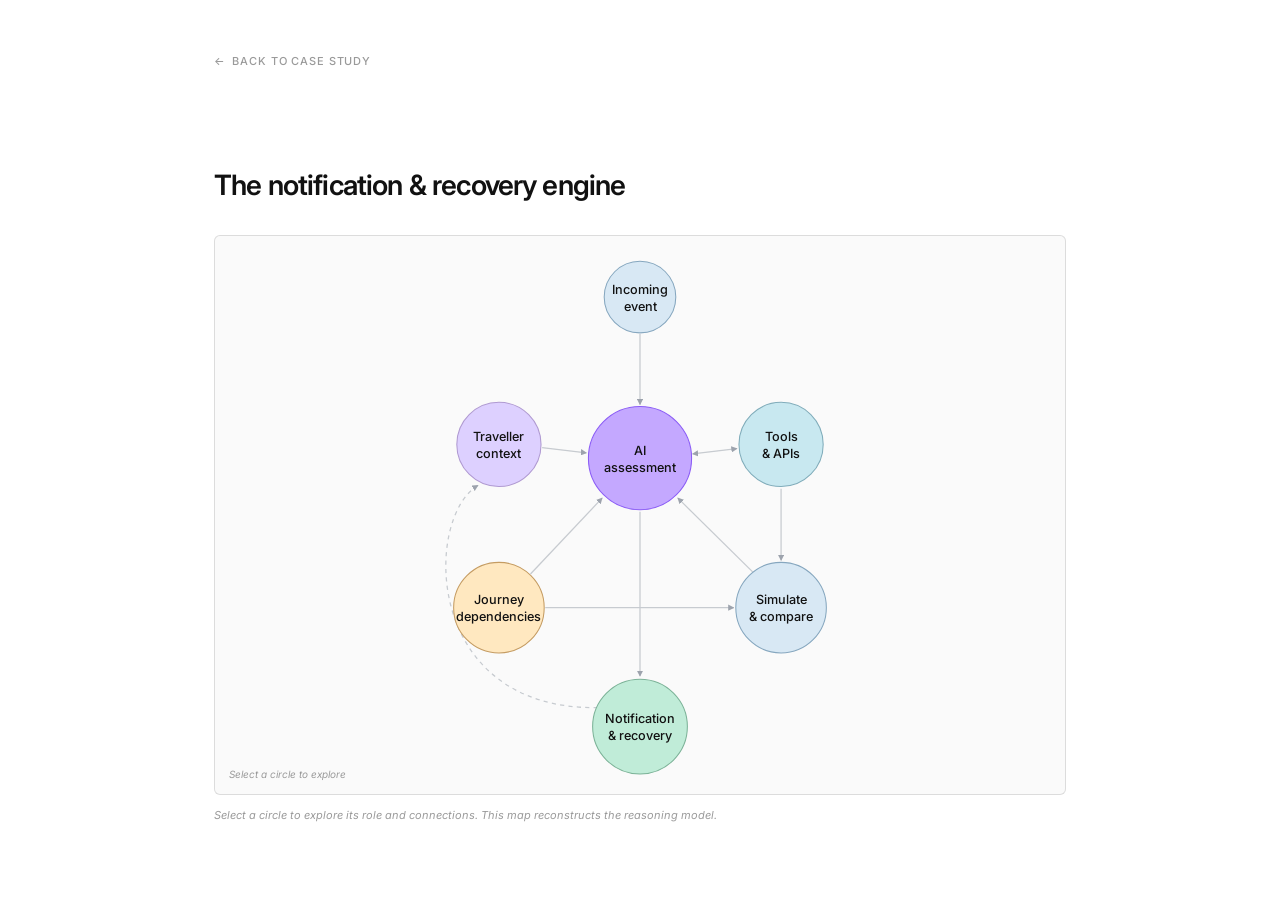
<file: work/assets/blinctrip-engine-map.html>
<!DOCTYPE html>
<html lang="en"><head><meta charset="utf-8"><meta name="viewport" content="width=device-width,initial-scale=1"><meta name="robots" content="noindex"><title>Blinctrip — Engine architecture</title>
<link href="https://fonts.googleapis.com/css2?family=Inter:wght@400;500;600&family=IBM+Plex+Mono:wght@400;500&display=swap" rel="stylesheet"><link rel="stylesheet" href="blinctrip-case-study.css"></head>
<body><main class="map-page"><a class="back-link" href="../blinctrip-notification-engine.html#engine"><span class="ba">←</span> Back to case study</a><h1 class="headline">The notification &amp; recovery engine</h1><div class="engine-map" data-engine-map></div><p class="rw-caption">Select a circle to explore its role and connections. This map reconstructs the reasoning model.</p></main><script src="blinctrip-engine.js" defer></script></body></html>
</file>
<file: work/assets/blinctrip-case-study.css>
/* Shared visual language: Building Blinctrip and Bridge work pages. */
*, *::before, *::after { box-sizing: border-box; margin: 0; padding: 0; }
:root {
  --bg:#fff; --ink:#111; --mid:#3a3a3a; --muted:#6a6a6a; --light:#9a9a9a; --faint:#dedede;
  --rule:rgba(0,0,0,.07); --rule-strong:rgba(0,0,0,.12); --card-bg:rgba(0,0,0,.025);
  --accent:#4a6cf5; --accent-faint:rgba(74,108,245,.07);
  --mono:'IBM Plex Mono','SF Mono',monospace; --sans:'Inter',-apple-system,BlinkMacSystemFont,sans-serif;
}
html { scroll-behavior:smooth; scroll-padding-top:100px; }
body { background:var(--bg); color:var(--ink); font:15px/1.6 var(--sans); -webkit-font-smoothing:antialiased; }
::selection { background:var(--ink); color:var(--bg); }
.page { max-width:720px; margin:0 auto; padding:4.5rem 2.5rem 6rem; }
a { color:inherit; text-underline-offset:3px; }
button { font:inherit; cursor:pointer; }
:focus-visible { outline:2px solid var(--accent); outline-offset:4px; }
[hidden] { display:none !important; }
.skip-link { position:absolute; top:8px; left:8px; transform:translateY(-150%); background:#fff; padding:8px 14px; z-index:101; }
.skip-link:focus { transform:translateY(0); }
.back-link { display:inline-flex; align-items:center; gap:.4rem; font-size:11px; font-weight:500; letter-spacing:.08em; color:var(--light); text-transform:uppercase; text-decoration:none; margin-bottom:6rem; transition:color .2s; }
.back-link:hover { color:var(--mid); }
.ba { display:inline-block; transition:transform .2s; }
.back-link:hover .ba { transform:translateX(-3px); }
.case-cover { width:100%; margin-bottom:5rem; border-radius:6px; overflow:hidden; }
.case-cover img { display:block; width:100%; height:auto; }
.beat { margin-bottom:5rem; }
.headline { font-size:28px; font-weight:600; line-height:1.3; color:var(--ink); max-width:520px; letter-spacing:-.03em; }
.body-text { font-size:15px; color:var(--mid); line-height:1.75; max-width:520px; margin-top:1.1rem; }
.body-text + .body-text { margin-top:.8rem; }
.body-text strong { font-weight:600; color:var(--ink); }
.body-text a { color:var(--accent); text-decoration-color:rgba(74,108,245,.38); }
.body-text a:hover { text-decoration-color:var(--accent); }
.small-label { font-family:var(--mono); font-size:10px; font-weight:500; letter-spacing:.07em; color:var(--light); text-transform:uppercase; display:block; margin-bottom:.9rem; }
.large-statement { font-size:22px; font-weight:600; line-height:1.4; color:var(--ink); max-width:520px; letter-spacing:-.02em; }
.context-strip { display:grid; grid-template-columns:repeat(2,minmax(0,1fr)); gap:1.5rem 2.5rem; padding:1.4rem 0; border-block:1px solid var(--rule); margin-top:2rem; }
.context-item .small-label { margin-bottom:.25rem; }
.context-value { font-family:var(--mono); font-size:12px; color:var(--mid); }
.insight-line { border-left:2px solid var(--accent); padding-left:1.25rem; margin-top:1.5rem; max-width:520px; }
.insight-line p { font-size:14px; color:var(--ink); line-height:1.75; }
.rw-caption { font-size:11px; color:var(--light); margin-top:.75rem; font-style:italic; max-width:520px; }
.case-img { margin-top:2rem; border-radius:6px; overflow:hidden; border:1px solid var(--rule); }
.case-img img { width:100%; height:auto; display:block; }
.case-img a { display:block; }
.case-img-cap { font-size:11px; color:var(--light); padding:.6rem 1rem; background:var(--card-bg); line-height:1.5; }
.case-img-cap a { display:inline; }
.archive-figure { max-width:520px; }
.source-matrix { margin-top:2rem; border-top:1px solid var(--rule); }
.source-matrix > div { padding:1rem 0; border-bottom:1px solid var(--rule); display:grid; grid-template-columns:170px 1fr; column-gap:1.5rem; }
.source-matrix h3 { grid-row:span 2; font-size:13px; font-weight:500; }
.source-matrix p { font-size:13px; color:var(--mid); }
.source-matrix span { font-size:12px; color:var(--muted); margin-top:.25rem; }
.design-decisions { max-width:520px; margin-top:2rem; }
.design-decisions article { padding:1.25rem 0; border-top:1px solid var(--rule); }
.design-decisions article:last-child { padding-bottom:0; }
.design-decisions h3 { font-size:15px; font-weight:500; }
.design-decisions p { font-size:14px; line-height:1.75; color:var(--mid); margin-top:.4rem; }
.related-link { display:flex; align-items:center; justify-content:space-between; padding:1rem 1.25rem; border:1px solid var(--rule); border-radius:6px; text-decoration:none; color:inherit; margin-top:1.5rem; max-width:520px; background:var(--card-bg); transition:border-color .2s,background .2s; }
.related-link:hover { border-color:var(--rule-strong); background:rgba(0,0,0,.035); }
.rl-label { display:block; font-family:var(--mono); font-size:10px; color:var(--light); text-transform:uppercase; letter-spacing:.07em; margin-bottom:.25rem; }
.rl-title { font-size:14px; font-weight:500; }
.rl-arrow { font-size:16px; color:var(--light); margin-left:1rem; }
.cta-section { margin-bottom:4rem; }
.cta-question { font-size:17px; font-weight:500; margin-bottom:1.75rem; letter-spacing:-.01em; }
.cta-row { display:flex; align-items:baseline; justify-content:space-between; padding:.75rem 0; border-top:1px solid var(--rule); }
.cta-label { font-family:var(--mono); font-size:11px; color:var(--light); letter-spacing:.05em; }
.cta-link { font-size:13px; font-weight:500; color:var(--muted); text-decoration:none; transition:color .2s; }
.cta-link:hover { color:var(--ink); }
.cta-arrow { display:inline-block; margin-left:.25rem; transition:transform .15s; }
.cta-link:hover .cta-arrow { transform:translateX(3px); }
.footer { display:flex; justify-content:space-between; align-items:baseline; font-size:11px; color:var(--light); letter-spacing:.04em; padding-top:2rem; border-top:1px solid var(--rule); }
.sidebar-nav { position:fixed; top:50%; left:2rem; transform:translateY(-50%); display:flex; flex-direction:column; gap:.5rem; z-index:100; }
.sidebar-nav a { font-family:var(--mono); font-size:10px; font-weight:500; letter-spacing:.06em; text-transform:uppercase; color:var(--light); text-decoration:none; white-space:nowrap; transition:color .2s,transform .2s; }
.sidebar-nav a:hover { color:var(--mid); transform:translateX(2px); }
.sidebar-nav a.active { color:var(--ink); }
.sidebar-nav a.active::before { content:'—'; margin-right:.4rem; }
/* Native overview: the same pastel circles and editorial type as the engine map. */
.context-overview { margin-top:2rem; border:1px solid var(--rule); border-radius:6px; overflow:hidden; }
.overview-body { padding:1.5rem; }
.overview-body h3 { font-size:18px; font-weight:500; line-height:1.4; letter-spacing:-.02em; }
.overview-intro { font-size:13px; line-height:1.7; color:var(--muted); margin-top:.5rem; max-width:420px; }
.overview-venn { position:relative; width:100%; max-width:400px; aspect-ratio:400/320; margin:1.25rem auto 1.5rem; }
.overview-venn svg { display:block; width:100%; height:100%; }
.overview-venn circle { fill-opacity:.7; stroke-width:1; }
.overview-destination { fill:#c8e8f0; stroke:#81adbb; }
.overview-provider { fill:#c0ecd8; stroke:#7cb398; }
.overview-personal { fill:#ddd0ff; stroke:#b09ad2; }
.overview-label { position:absolute; transform:translate(-50%,-50%); font-size:12px; font-weight:500; line-height:1.3; text-align:center; }
.overview-label-destination { top:19%; left:50%; }
.overview-label-provider { top:71%; left:25%; max-width:80px; }
.overview-label-personal { top:71%; left:75%; }
.overview-core { position:absolute; top:53%; left:50%; transform:translate(-50%,-50%); text-align:center; line-height:1.5; }
.overview-core strong { display:block; font-size:13px; font-weight:600; }
.overview-core > span { display:block; font-size:10px; color:var(--mid); }
.overview-sources { display:grid; grid-template-columns:repeat(3,minmax(0,1fr)); gap:1.25rem; padding-top:1.25rem; border-top:1px solid var(--rule); }
.overview-sources dt { font-size:12px; font-weight:500; line-height:1.5; margin-bottom:.4rem; }
.overview-sources dd { font-size:12px; line-height:1.7; color:var(--muted); }
.overview-dot { display:inline-block; width:7px; height:7px; border-radius:50%; margin-right:5px; }
.destination-dot { background:#81adbb; }.provider-dot { background:#7cb398; }.personal-dot { background:#b09ad2; }
@media(max-width:640px) {
  .overview-body { padding:1.25rem 1rem; }
  .overview-sources { grid-template-columns:1fr; gap:1rem; }
  .overview-sources dt { margin-bottom:.2rem; }
  .overview-label { font-size:11px; }
}

/* The map uses the same circle + side-panel interaction as Bridge. */
.engine-map { margin-top:2rem; }
.engine-canvas { position:relative; height:560px; background:#fafafa; border:1px solid var(--rule-strong); border-radius:6px; overflow:hidden; }
.engine-drawing { display:block; width:100%; height:100%; transition:width .25s; }
.engine-canvas.has-selection .engine-drawing { width:calc(100% - 240px); }
.engine-edge { fill:none; stroke:#c7cbd0; stroke-width:1.2; transition:opacity .2s,stroke .2s; }
.engine-edge.is-connected { stroke:#8e91a1; stroke-width:1.7; }
.engine-node { cursor:pointer; transition:opacity .2s; outline:none; }
.engine-node circle { stroke-width:1; transition:stroke-width .2s; }
.engine-node:hover circle,.engine-node:focus-visible circle { stroke-width:2.5; }
.engine-node[aria-pressed="true"] circle { stroke-width:2.5; }
.engine-node.is-muted,.engine-edge.is-muted { opacity:.2; }
.engine-node text { font:500 12px var(--sans); fill:var(--ink); pointer-events:none; text-anchor:middle; }
.engine-node .node-note { font-size:9px; font-weight:400; fill:var(--muted); }
.engine-panel { position:absolute; inset:0 0 0 auto; width:240px; padding:24px 16px 20px; background:#fff; border-left:1px solid var(--rule); overflow-y:auto; overscroll-behavior:contain; }
.engine-panel h3 { font-size:15px; line-height:1.3; font-weight:600; margin-bottom:12px; padding-right:15px; }
.engine-panel p,.engine-panel li { color:var(--mid); font-size:12px; line-height:1.7; }
.engine-panel p + p { margin-top:10px; }
.engine-panel .small-label { font-size:9px; margin-bottom:5px; }
.engine-close { position:absolute; top:8px; right:8px; width:26px; height:26px; border:0; border-radius:50%; background:var(--rule); color:var(--muted); font-size:16px; }
.engine-links { display:flex; flex-direction:column; gap:5px; margin-top:12px; }
.engine-links button { text-align:left; border:0; border-left:2px solid var(--accent); background:var(--card-bg); padding:7px 9px; font-size:12px; color:var(--mid); }
.engine-links button:hover { background:var(--rule); }
.engine-hint { position:absolute; bottom:12px; left:14px; font-size:10px; color:var(--light); font-style:italic; pointer-events:none; }
.dag-switch { display:flex; gap:4px; margin:12px 0; }
.dag-switch button { font-size:10px; border:1px solid var(--rule-strong); background:#fff; padding:5px 7px; border-radius:3px; color:var(--muted); }
.dag-switch button[aria-pressed="true"] { background:var(--ink); border-color:var(--ink); color:#fff; }
.dag-chain { list-style:none; border-left:1px solid var(--rule-strong); margin:0 0 12px 4px; padding-left:12px; }
.dag-chain li { position:relative; padding-bottom:12px; }
.dag-chain li::before { content:''; width:5px; height:5px; background:#b5a0d2; border-radius:50%; position:absolute; left:-15px; top:7px; }
.dag-chain strong { font-weight:500; display:block; }
.dag-chain span { display:block; font-size:10px; color:var(--muted); }
.engine-panel .dag-result { padding:8px; border-left:2px solid #60a084; background:#f6faf8; font-size:11px; }
/* Original prototype, mounted directly into this page. */
.prototype { margin-top:2rem; border:1px solid var(--rule); border-radius:6px; overflow:hidden; }
.prototype-bar { display:flex; align-items:center; justify-content:space-between; gap:12px; padding:.8rem 1rem; background:var(--card-bg); border-bottom:1px solid var(--rule); }
.prototype-bar p { font-size:12px; font-weight:500; }
.prototype-actions { display:flex; align-items:center; gap:14px; }
.prototype-actions a,.prototype-actions button { font-size:11px; color:var(--muted); background:none; border:0; text-decoration:underline; text-underline-offset:3px; }
.prototype-host { display:block; min-height:740px; }
.prototype-loading { padding:2rem; font-size:13px; color:var(--muted); }
.prototype-notice { font-size:12px; color:var(--mid); padding:12px 16px; background:#fff4d9; }
.prototype-page { max-width:680px; margin:auto; padding:2rem 20px; }
.prototype-page .back-link { margin-bottom:2rem; }
.map-page { max-width:900px; margin:auto; padding:3rem 24px; }
@media(max-width:1200px) { .sidebar-nav { display:none; } }
@media(max-width:640px) {
  .page { padding:3rem 1.5rem 4rem; }
  .back-link { margin-bottom:4rem; }
  .headline { font-size:22px; max-width:100%; }
  .large-statement { font-size:18px; max-width:100%; }
  .body-text,.insight-line,.archive-figure,.rw-caption,.design-decisions,.related-link { max-width:100%; }
  .context-strip { gap:1.5rem; }
  .source-matrix > div { grid-template-columns:1fr; gap:4px; }
  .source-matrix h3 { grid-row:auto; }
  .engine-canvas { height:auto; min-height:480px; }
  .engine-drawing { height:480px; }
  .engine-canvas.has-selection .engine-drawing { width:100%; height:480px; }
  .engine-panel { position:relative; width:100%; max-height:430px; border-left:0; border-top:1px solid var(--rule); padding:22px 20px; }
  .engine-canvas.has-selection .engine-hint { display:none; }
  .prototype-bar { flex-wrap:wrap; gap:8px; }
  .prototype-page { padding:1.5rem 16px; }
  .cta-row { flex-direction:column; gap:.3rem; padding:.85rem 0; }
  .footer { flex-direction:column; gap:.3rem; }
}
@media(prefers-reduced-motion:reduce) { html{scroll-behavior:auto} *,*::before,*::after{transition:none!important} }
</file>
